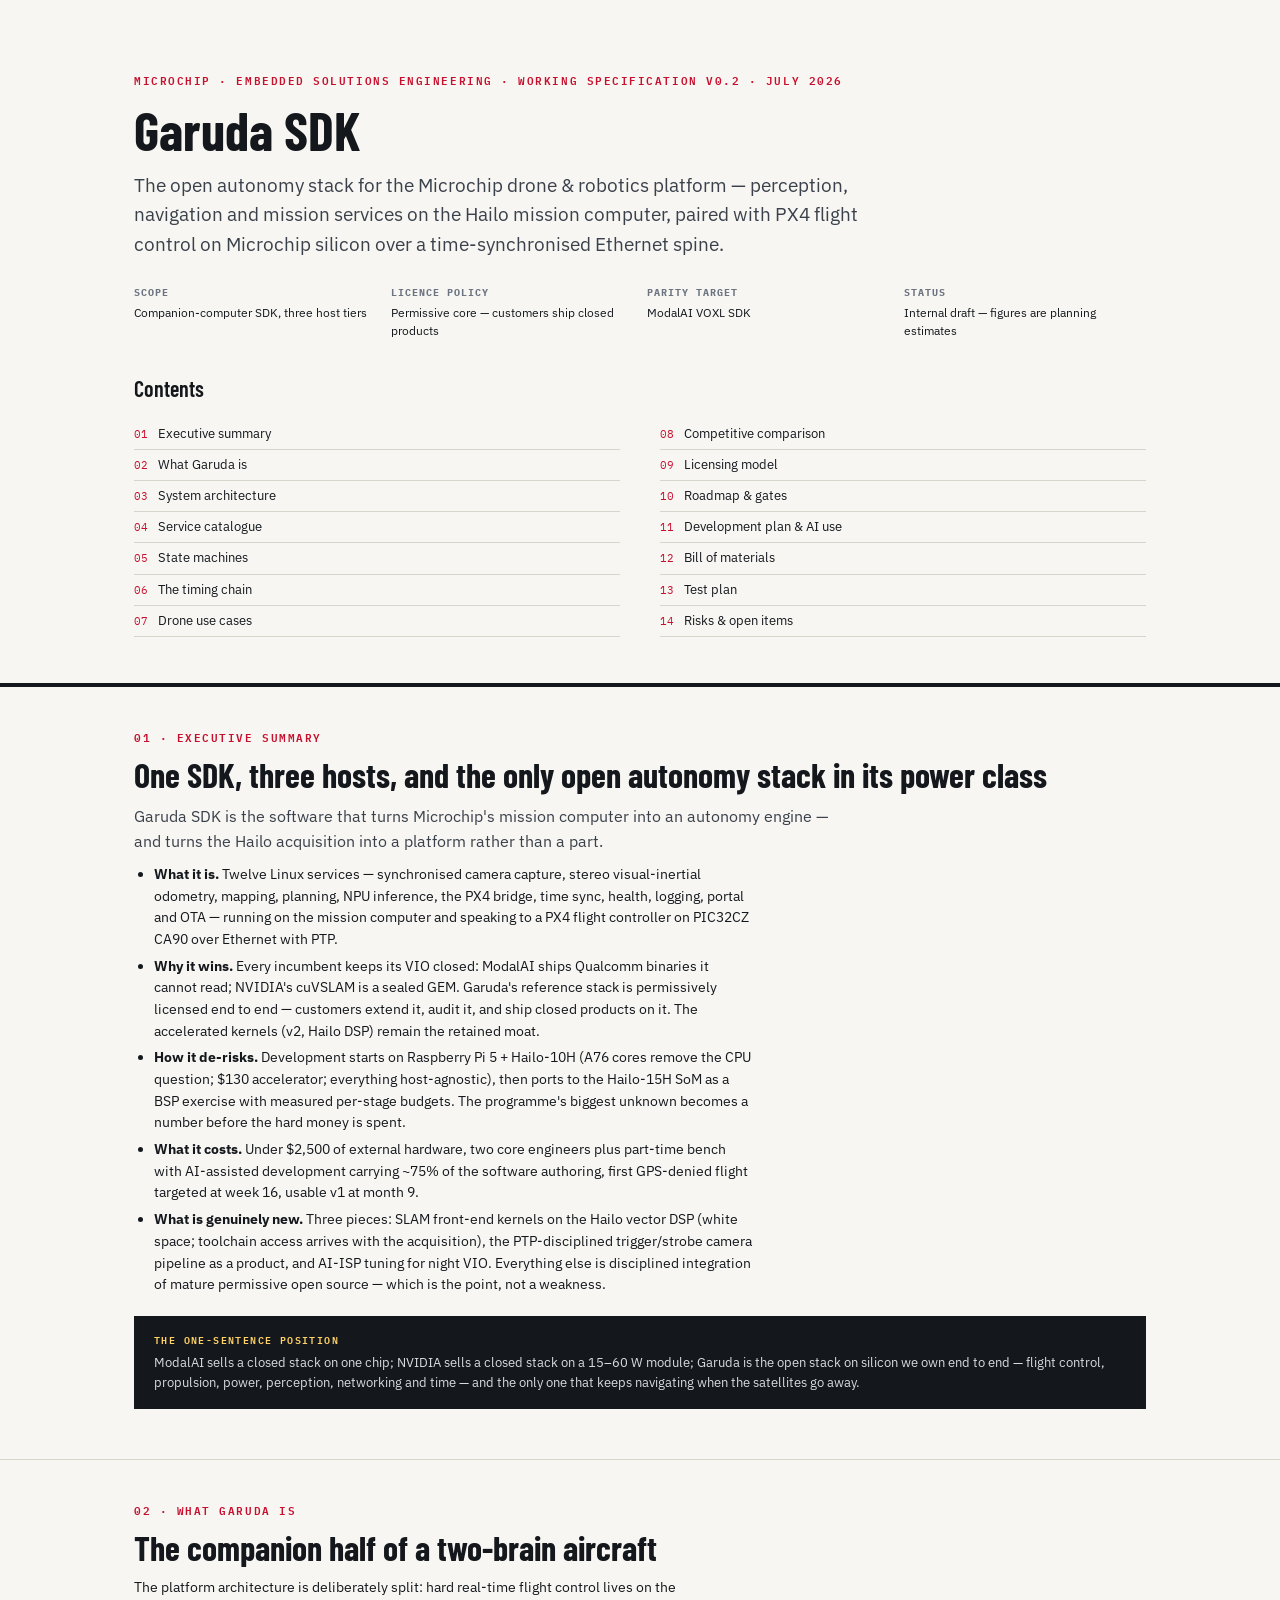
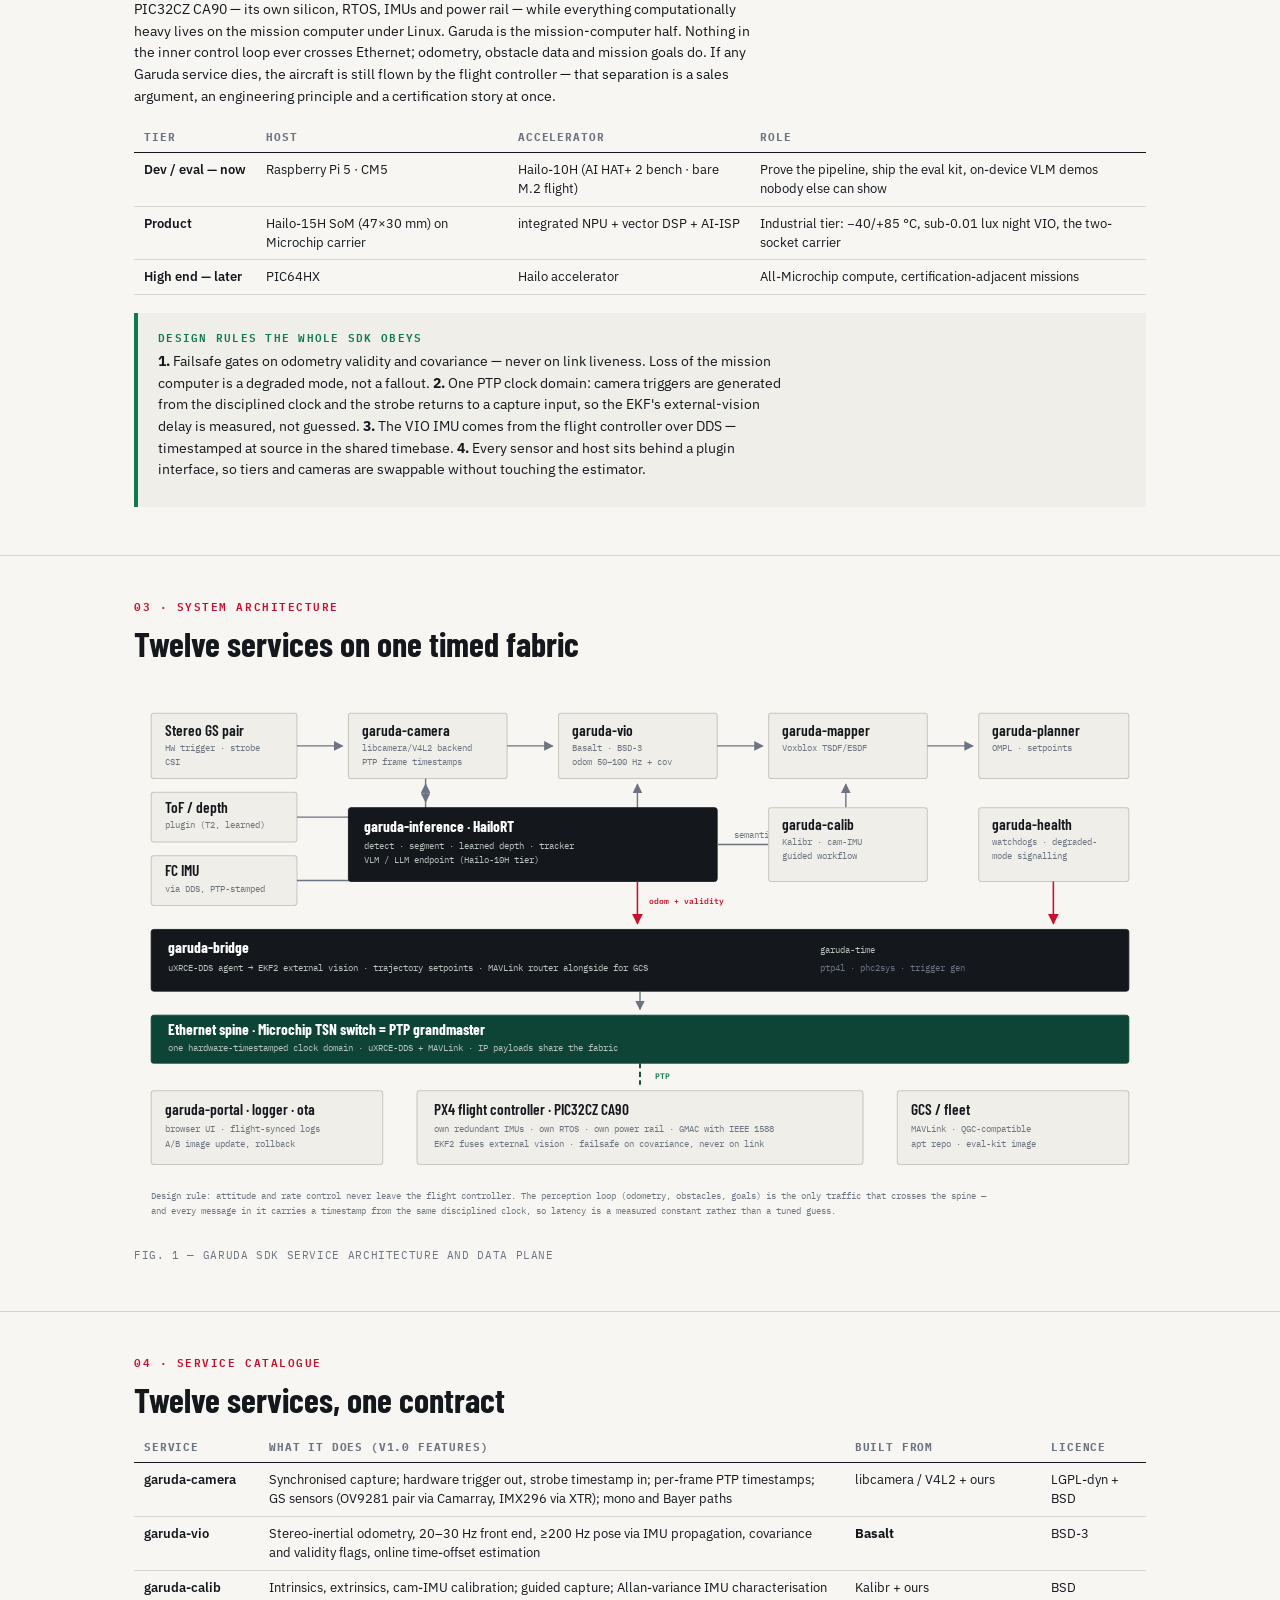
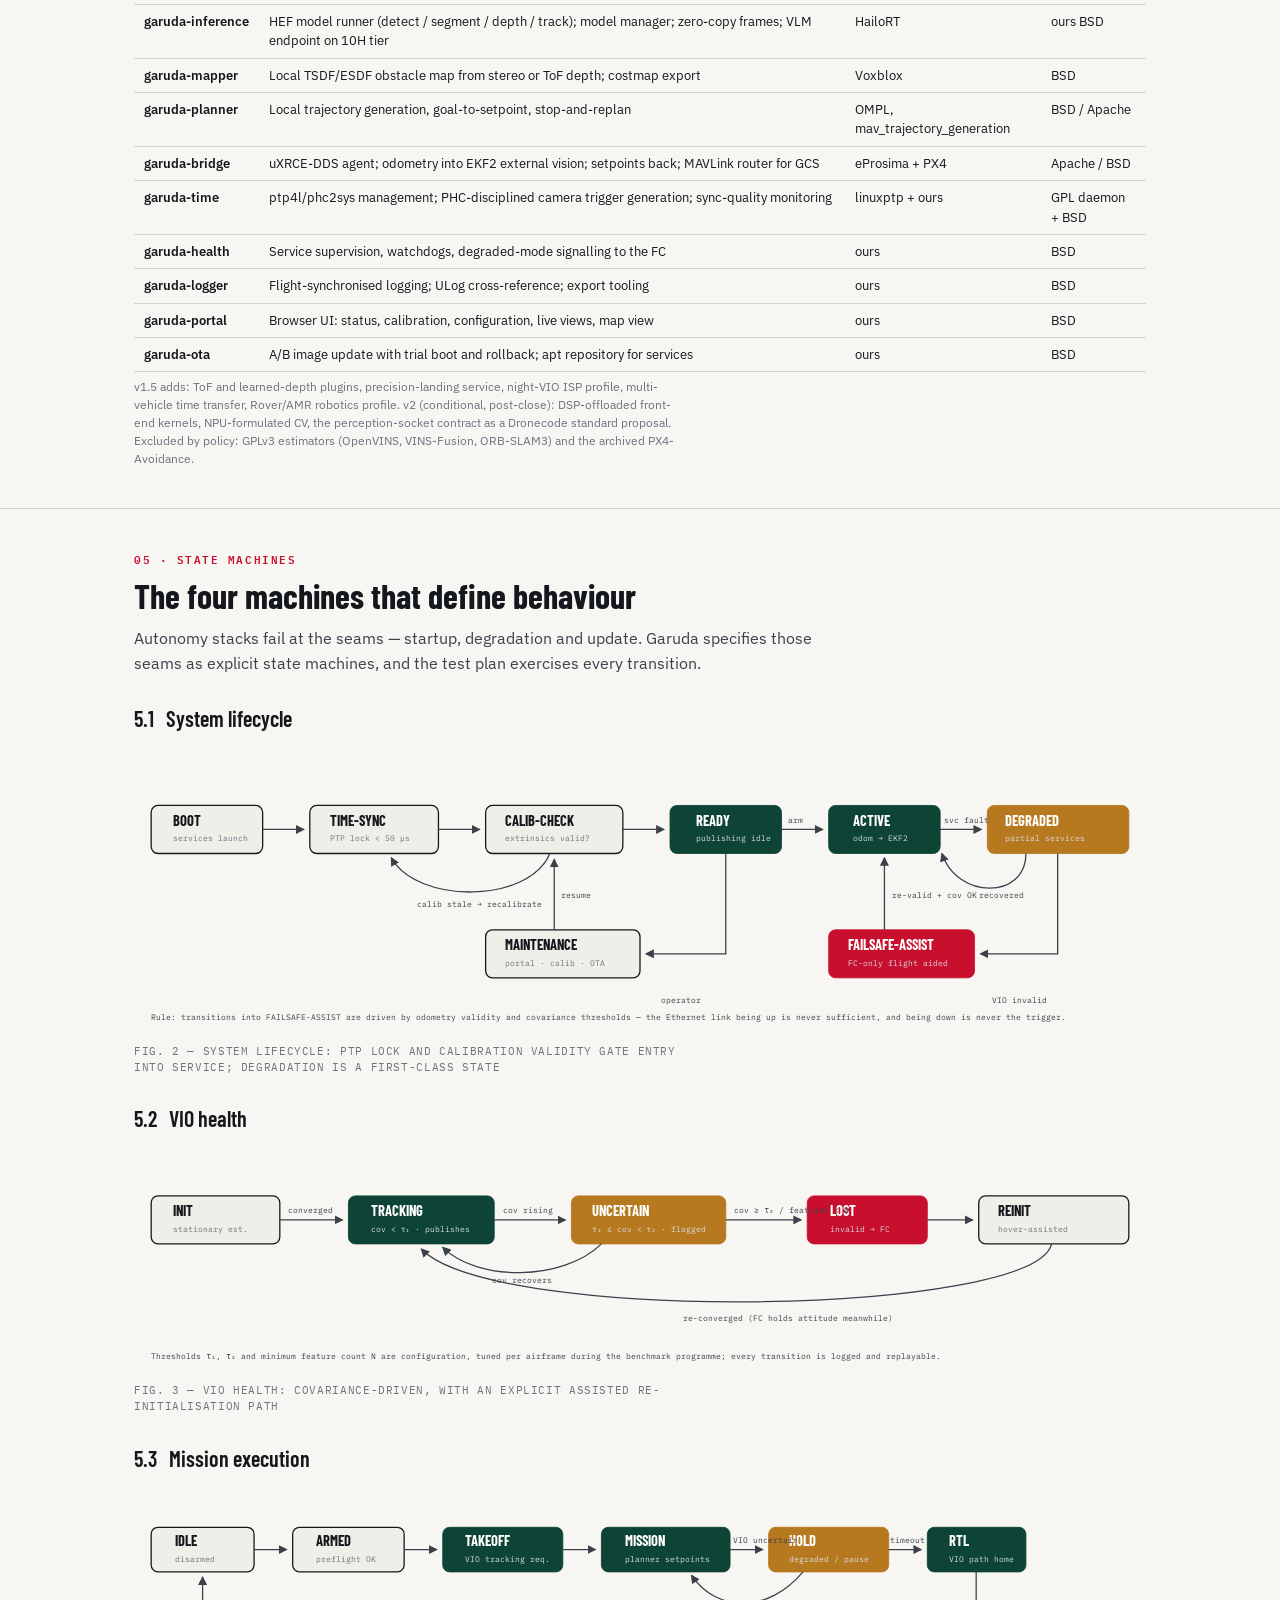
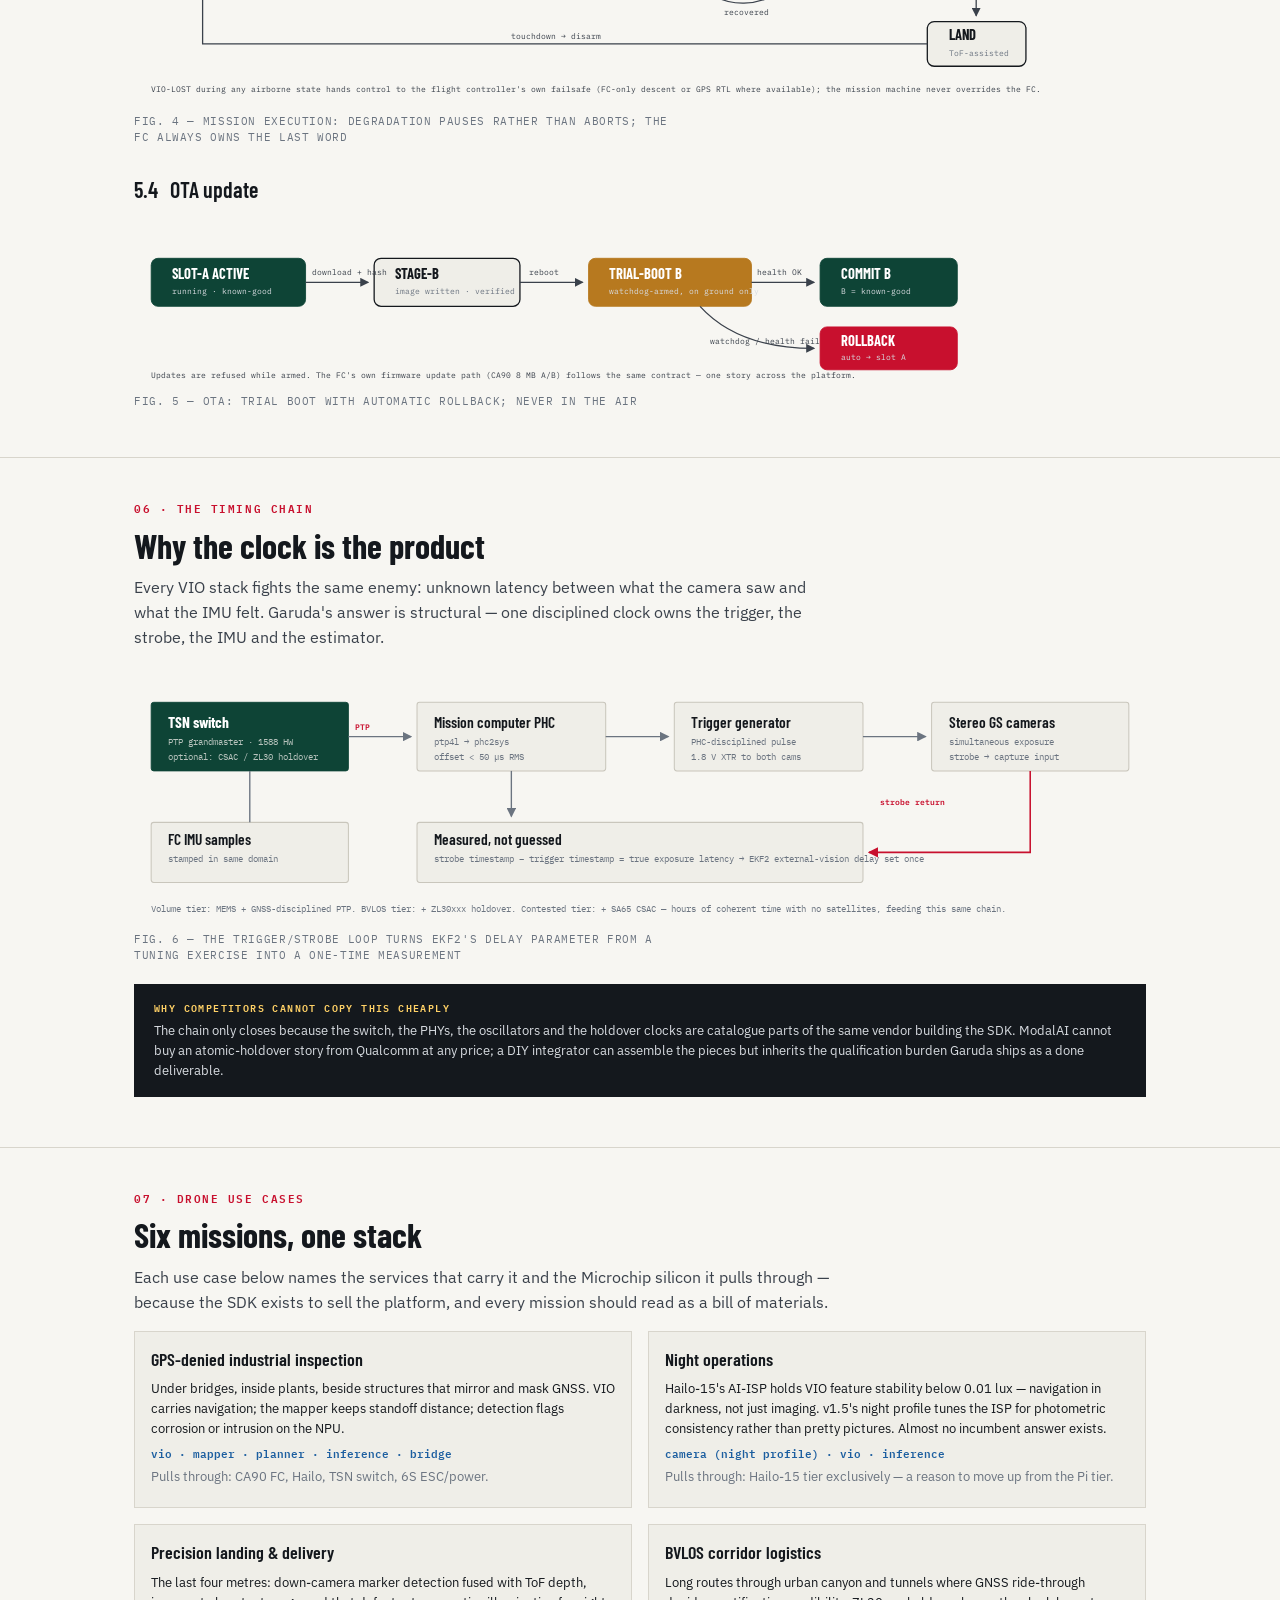
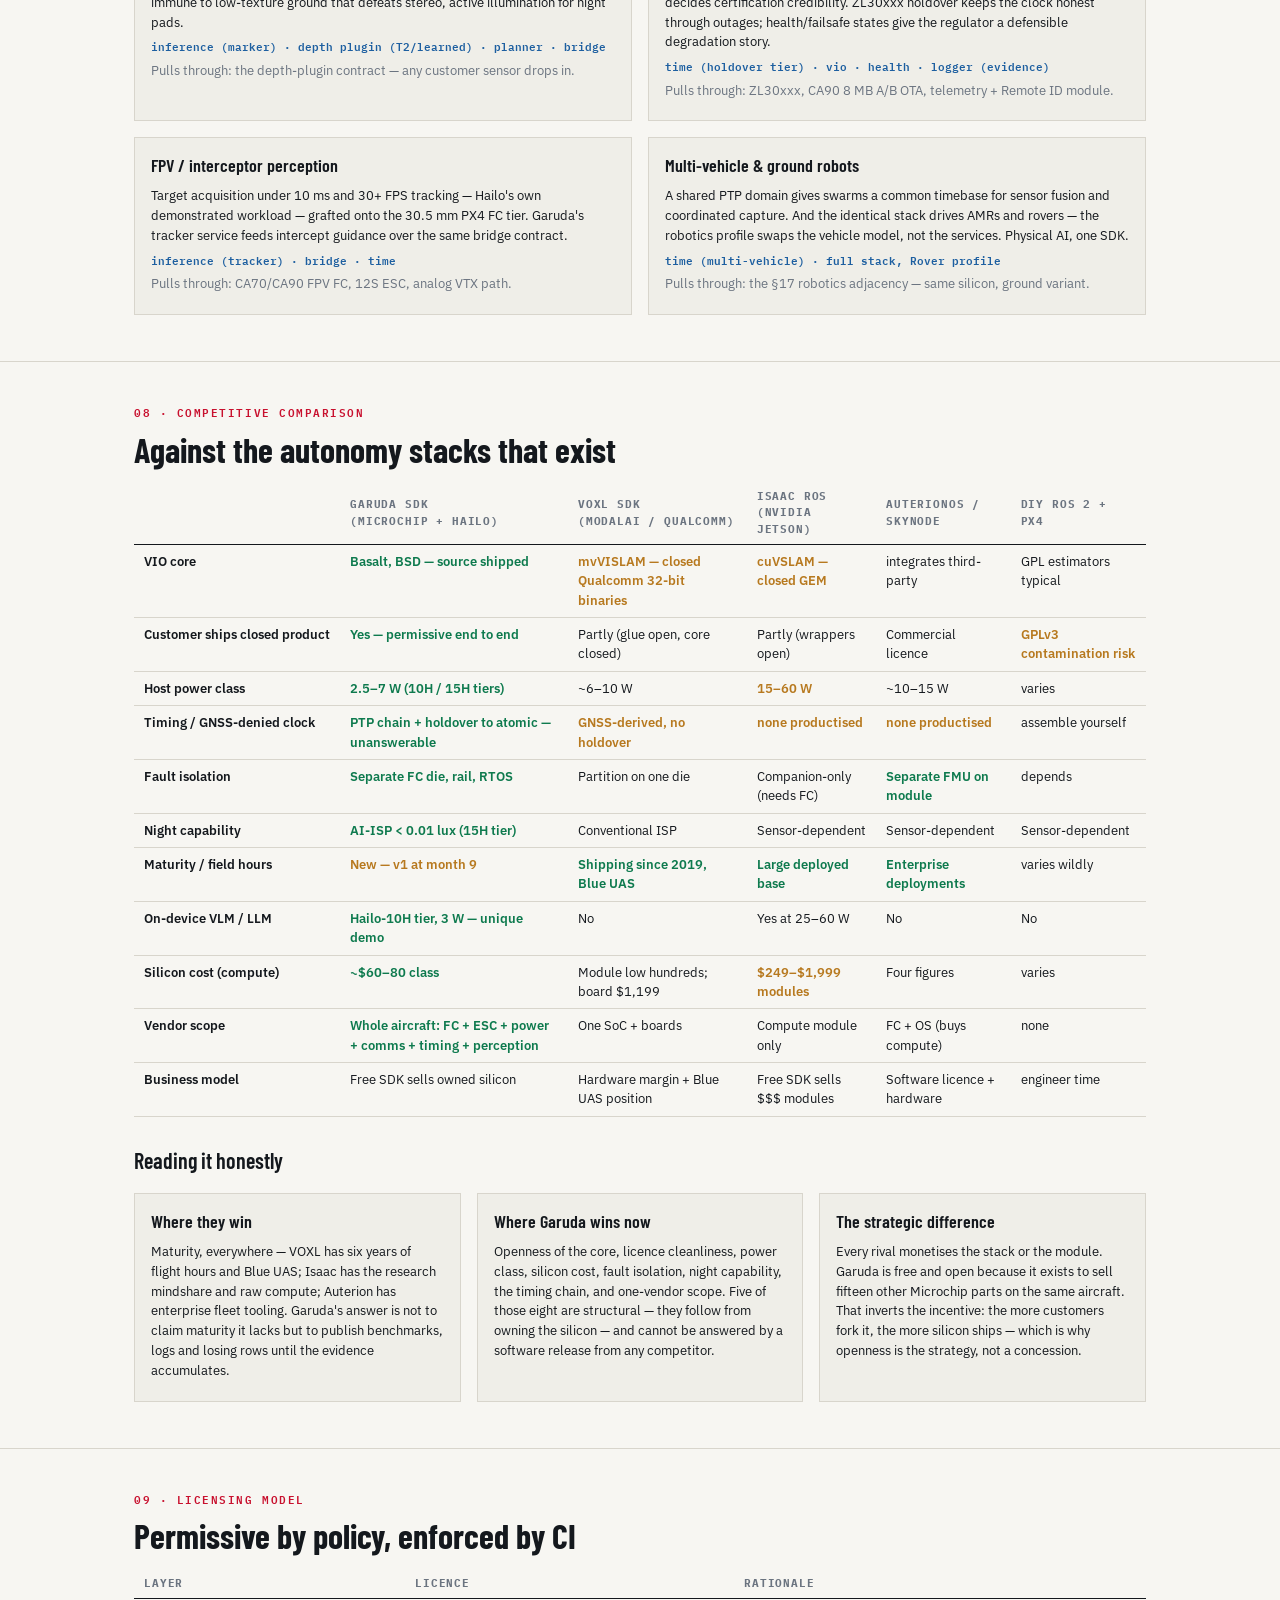
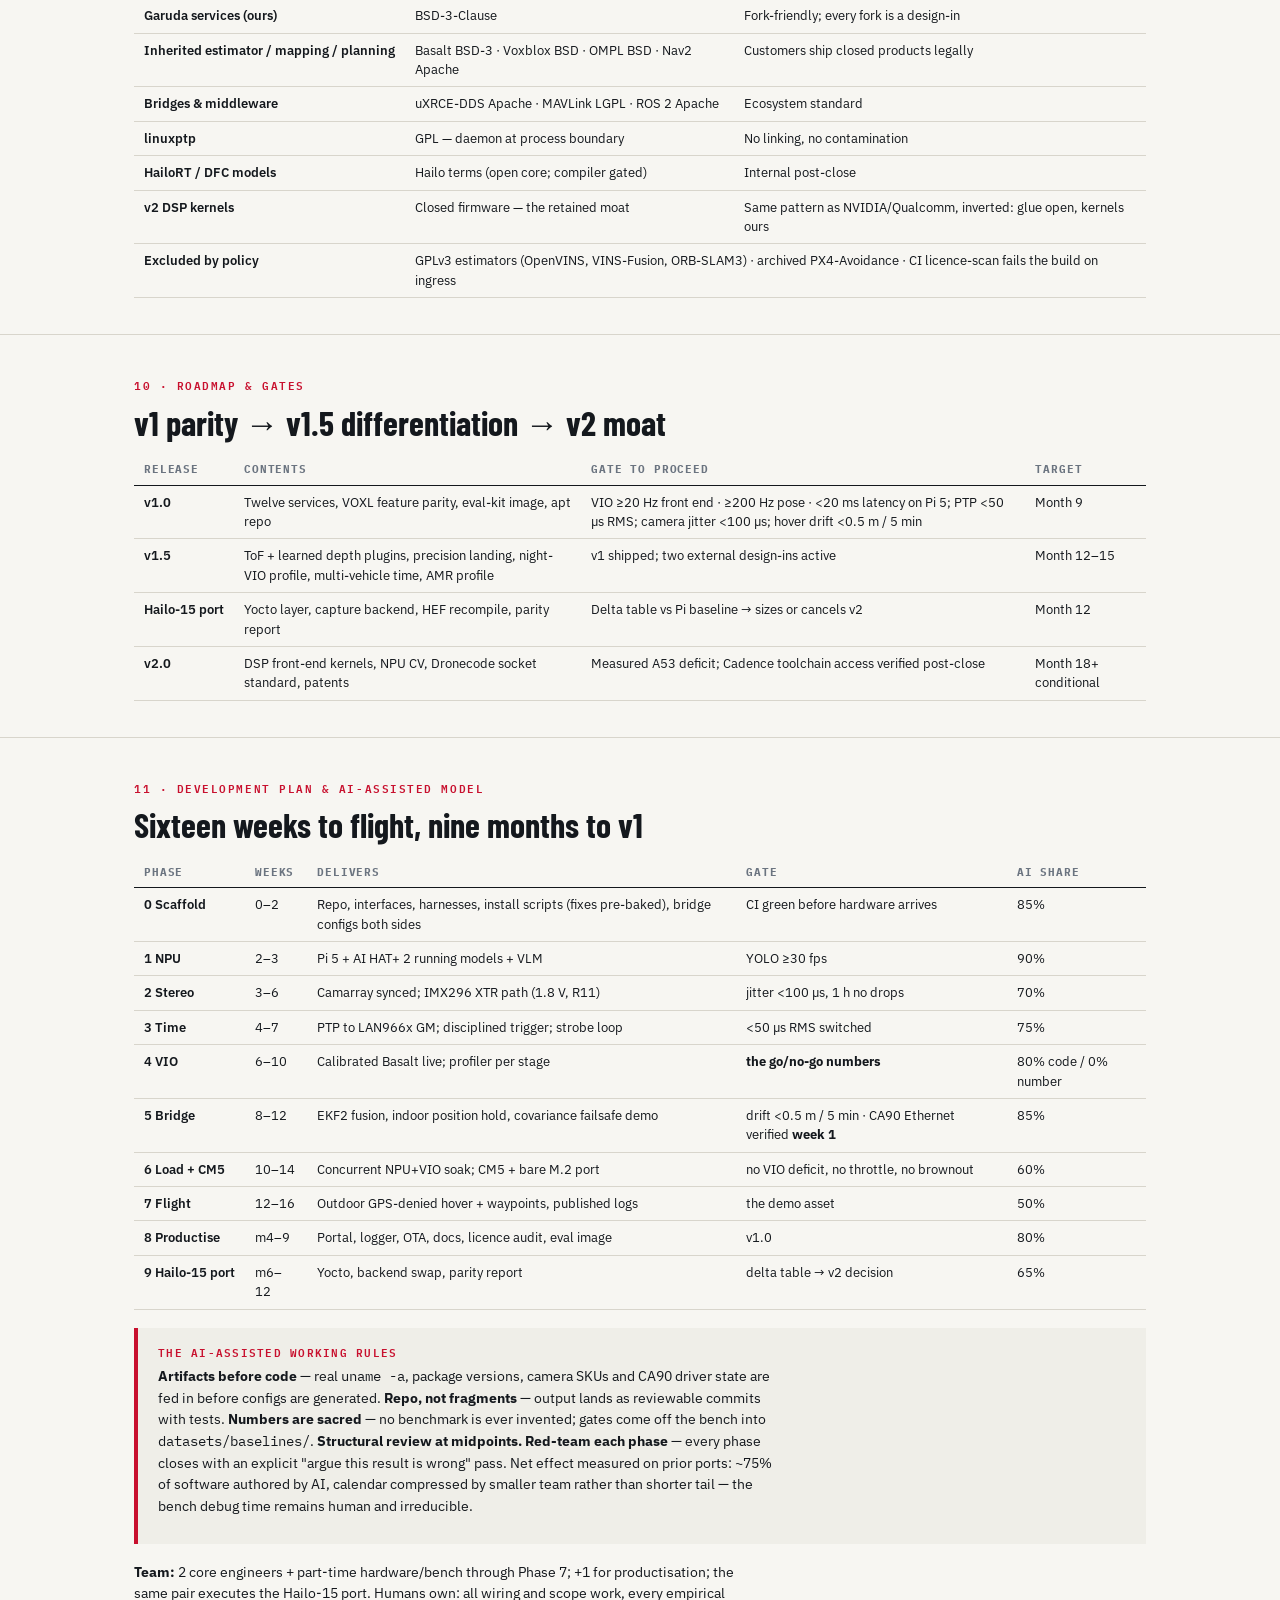
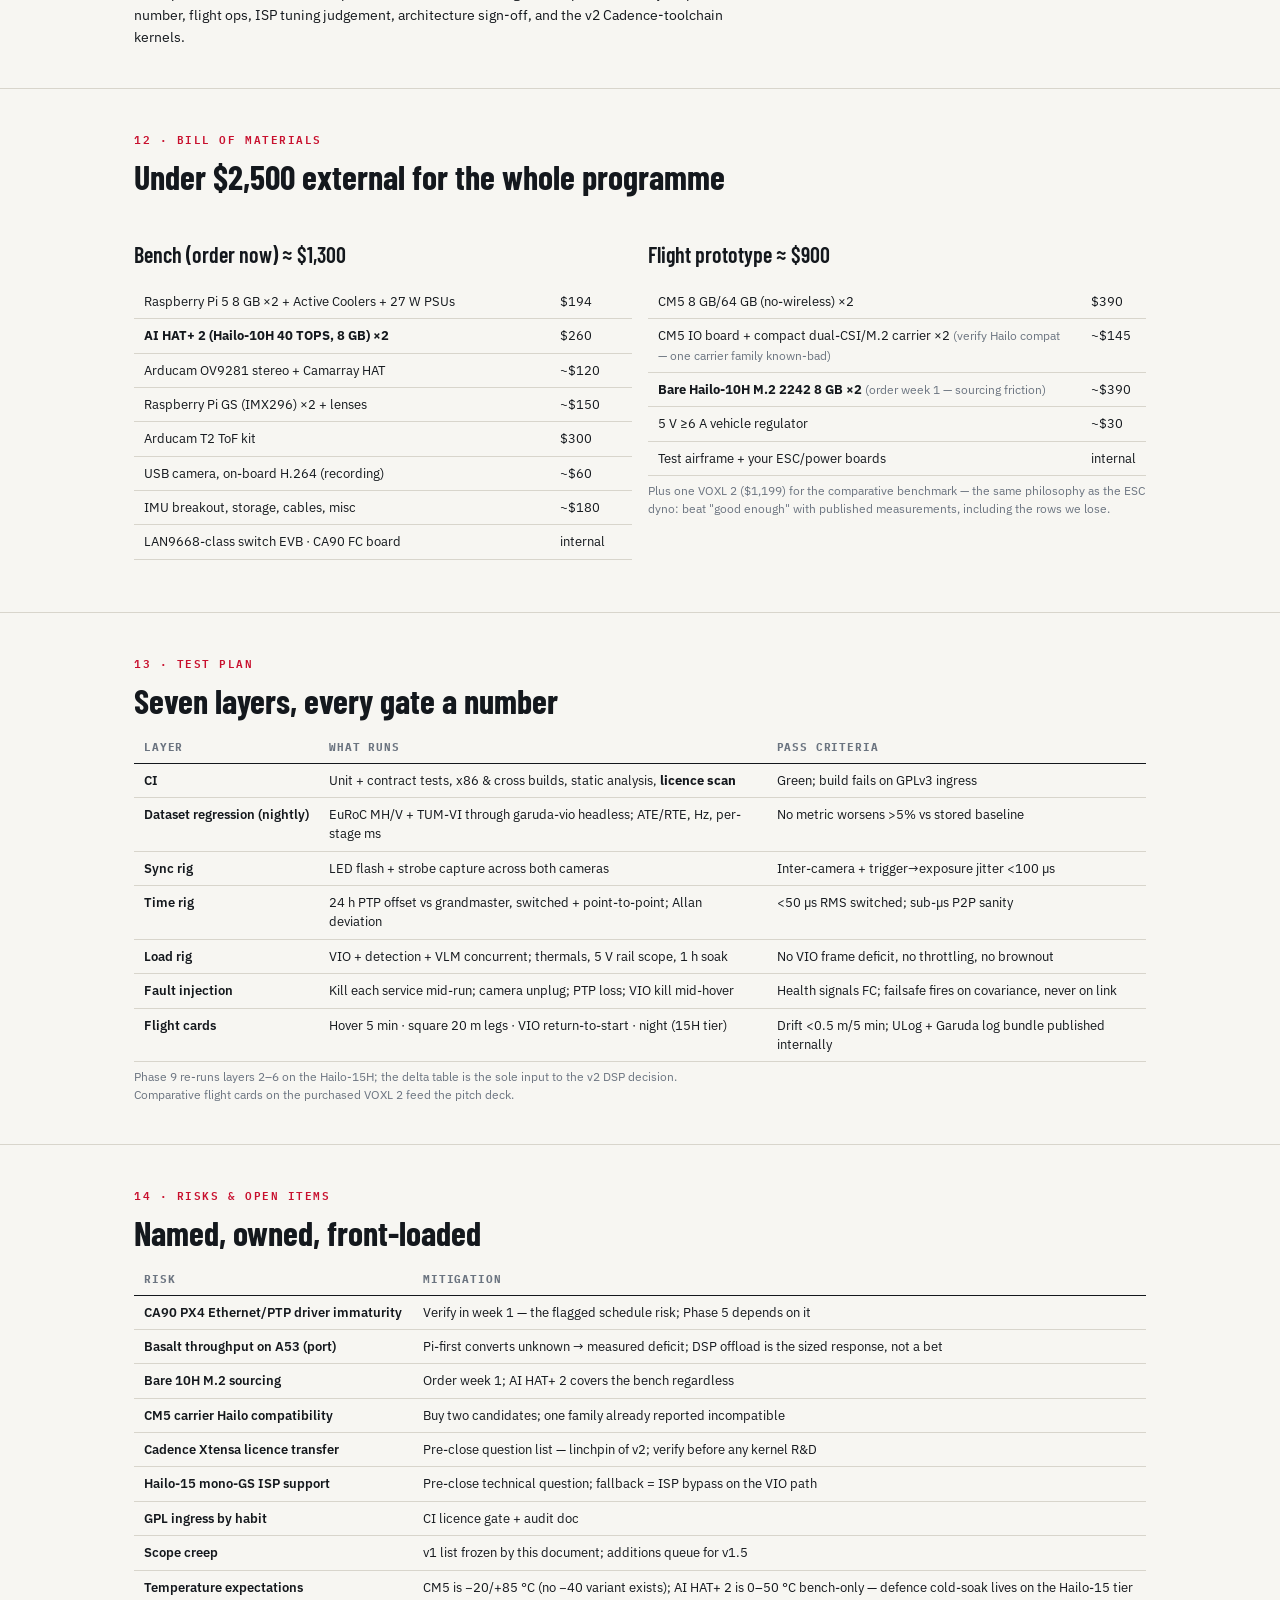
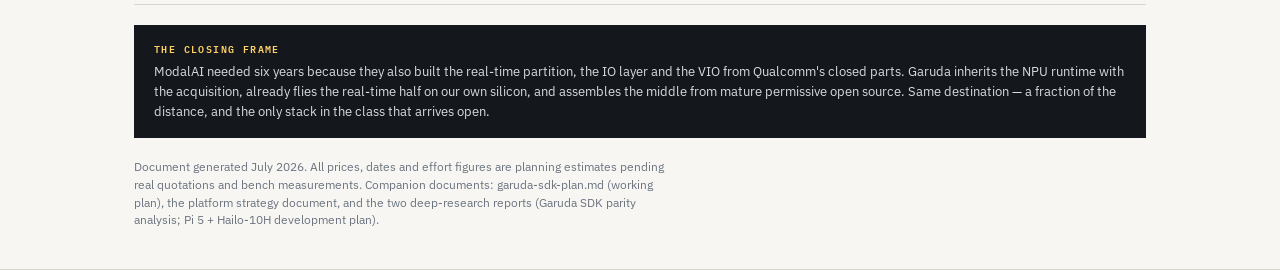
<file: docs/garuda-sdk.html>
<!DOCTYPE html>
<html lang="en">
<head>
<meta charset="utf-8">
<meta name="viewport" content="width=device-width, initial-scale=1">
<title>Garuda SDK — Autonomy Stack for the Microchip Drone &amp; Robotics Platform</title>
<link rel="preconnect" href="https://fonts.googleapis.com">
<link href="https://fonts.googleapis.com/css2?family=Barlow+Condensed:wght@500;600;700&family=IBM+Plex+Sans:wght@400;600&family=IBM+Plex+Mono:wght@400;600&display=swap" rel="stylesheet">
<style>
:root{
  --paper:#F7F6F2; --panel:#EFEEE8; --ink:#14181D; --ink2:#3A414B; --slate:#6B7480;
  --rule:#D8D5CC; --signal:#C8102E; --phos:#0E7A4E; --sky:#1D5FA0; --amber:#B7791F; --pine:#0E4436;
  --hf:'Barlow Condensed','DejaVu Sans Condensed',sans-serif;
  --bf:'IBM Plex Sans','DejaVu Sans',sans-serif;
  --mf:'IBM Plex Mono','DejaVu Sans Mono',monospace;
}
*{box-sizing:border-box}
body{margin:0;background:var(--paper);color:var(--ink);font-family:var(--bf);font-size:14px;line-height:1.55}
.wrap{max-width:1080px;margin:0 auto;padding:0 34px}
section{padding:40px 0 30px;border-bottom:1px solid var(--rule)}
.clause{font-family:var(--mf);font-size:11px;font-weight:600;letter-spacing:.14em;text-transform:uppercase;color:var(--signal)}
h1{font-family:var(--hf);font-weight:700;font-size:54px;line-height:1.02;margin:10px 0 14px;text-transform:none}
h2{font-family:var(--hf);font-weight:700;font-size:34px;line-height:1.05;margin:8px 0 12px}
h3{font-family:var(--hf);font-weight:600;font-size:22px;margin:26px 0 8px}
h4{font-family:var(--bf);font-weight:600;font-size:14.5px;margin:18px 0 6px}
p{margin:0 0 10px;max-width:78ch}
.standfirst{font-size:16px;color:var(--ink2);max-width:70ch}
.tbl{width:100%;border-collapse:collapse;font-size:12.5px;margin:14px 0 6px}
.tbl th{font-family:var(--mf);font-size:10.5px;letter-spacing:.08em;text-transform:uppercase;color:var(--slate);text-align:left;padding:7px 10px;border-bottom:1.6px solid var(--ink)}
.tbl td{padding:7px 10px;border-bottom:1px solid var(--rule);vertical-align:top}
.tbl .rowlab{font-weight:600;white-space:nowrap}
.win{color:var(--phos);font-weight:600}.lose{color:var(--amber);font-weight:600}.hot{color:var(--signal);font-weight:600}
.callout{background:var(--panel);border-left:4px solid var(--signal);padding:16px 20px;margin:18px 0}
.callout .tag{font-family:var(--mf);font-size:10.5px;font-weight:600;letter-spacing:.12em;text-transform:uppercase;color:var(--signal);display:block;margin-bottom:6px}
.callout.green{border-left-color:var(--phos)} .callout.green .tag{color:var(--phos)}
.cols{display:grid;gap:16px;margin:16px 0}
.c2{grid-template-columns:1fr 1fr}.c3{grid-template-columns:1fr 1fr 1fr}
.card{background:var(--panel);border:1px solid var(--rule);padding:14px 16px}
.card h4{margin:0 0 6px;font-family:var(--hf);font-weight:600;font-size:18px}
.card p{font-size:12.8px;margin-bottom:6px}
.card .svc{font-family:var(--mf);font-size:10.5px;color:var(--sky);font-weight:600}
.dg{margin:18px 0}
.dg svg{width:100%;height:auto;display:block}
.fig{font-family:var(--mf);font-size:10.5px;color:var(--slate);letter-spacing:.06em;text-transform:uppercase;margin:6px 0 0}
.kicker-band{background:var(--ink);color:#F4F5F2;padding:16px 20px;margin:20px 0}
.kicker-band .tag{font-family:var(--mf);font-size:10px;font-weight:600;letter-spacing:.14em;color:#FFD166;text-transform:uppercase;display:block;margin-bottom:6px}
.kicker-band p{color:#D8DCE1;font-size:12.8px;margin:0;max-width:none}
.cover{padding:70px 0 46px;border-bottom:4px solid var(--ink)}
.meta{display:grid;grid-template-columns:repeat(4,1fr);gap:14px;margin-top:26px;font-size:12px}
.meta b{display:block;font-family:var(--mf);font-size:10px;letter-spacing:.1em;text-transform:uppercase;color:var(--slate);margin-bottom:3px}
.toc{columns:2;column-gap:40px;margin-top:14px;font-size:13px}
.toc a{display:block;color:var(--ink);text-decoration:none;padding:5px 0;border-bottom:1px solid var(--rule)}
.toc span{font-family:var(--mf);color:var(--signal);font-size:11px;margin-right:10px}
.footnote{font-size:11.5px;color:var(--slate)}
ul{margin:6px 0 12px;padding-left:20px}li{margin-bottom:5px;max-width:75ch}
@media print{
  body{font-size:11.2px}
  section{page-break-before:always;border-bottom:none;padding:8mm 0 0}
  section.flow{page-break-before:auto}
  .cover{page-break-before:avoid}
  h1{font-size:40px}h2{font-size:26px}
  .dg svg{max-height:118mm}
  a{color:var(--ink);text-decoration:none}
  .card{break-inside:avoid;page-break-inside:avoid}
  figure,.fig{break-inside:avoid;page-break-inside:avoid}
  h2,h3{break-after:avoid;page-break-after:avoid}
  .footnote{break-before:avoid}
  @page{size:A4;margin:13mm 13mm 15mm}
}
</style>
</head>
<body>

<!-- ============ COVER ============ -->
<div class="cover"><div class="wrap">
  <span class="clause">Microchip · Embedded Solutions Engineering · Working Specification v0.2 · July 2026</span>
  <h1>Garuda SDK</h1>
  <p class="standfirst" style="font-size:19px">The open autonomy stack for the Microchip drone &amp; robotics platform — perception, navigation and mission services on the Hailo mission computer, paired with PX4 flight control on Microchip silicon over a time-synchronised Ethernet spine.</p>
  <div class="meta">
    <div><b>Scope</b>Companion-computer SDK, three host tiers</div>
    <div><b>Licence policy</b>Permissive core — customers ship closed products</div>
    <div><b>Parity target</b>ModalAI VOXL SDK</div>
    <div><b>Status</b>Internal draft — figures are planning estimates</div>
  </div>
  <h3 style="margin-top:30px">Contents</h3>
  <nav class="toc">
    <a href="#s01"><span>01</span>Executive summary</a>
    <a href="#s02"><span>02</span>What Garuda is</a>
    <a href="#s03"><span>03</span>System architecture</a>
    <a href="#s04"><span>04</span>Service catalogue</a>
    <a href="#s05"><span>05</span>State machines</a>
    <a href="#s06"><span>06</span>The timing chain</a>
    <a href="#s07"><span>07</span>Drone use cases</a>
    <a href="#s08"><span>08</span>Competitive comparison</a>
    <a href="#s09"><span>09</span>Licensing model</a>
    <a href="#s10"><span>10</span>Roadmap &amp; gates</a>
    <a href="#s11"><span>11</span>Development plan &amp; AI use</a>
    <a href="#s12"><span>12</span>Bill of materials</a>
    <a href="#s13"><span>13</span>Test plan</a>
    <a href="#s14"><span>14</span>Risks &amp; open items</a>
  </nav>
</div></div>

<!-- ============ 01 EXEC SUMMARY ============ -->
<section id="s01" class="flow"><div class="wrap">
  <span class="clause">01 · Executive summary</span>
  <h2>One SDK, three hosts, and the only open autonomy stack in its power class</h2>
  <p class="standfirst">Garuda SDK is the software that turns Microchip's mission computer into an autonomy engine — and turns the Hailo acquisition into a platform rather than a part.</p>
  <ul>
    <li><b>What it is.</b> Twelve Linux services — synchronised camera capture, stereo visual-inertial odometry, mapping, planning, NPU inference, the PX4 bridge, time sync, health, logging, portal and OTA — running on the mission computer and speaking to a PX4 flight controller on PIC32CZ CA90 over Ethernet with PTP.</li>
    <li><b>Why it wins.</b> Every incumbent keeps its VIO closed: ModalAI ships Qualcomm binaries it cannot read; NVIDIA's cuVSLAM is a sealed GEM. Garuda's reference stack is permissively licensed end to end — customers extend it, audit it, and ship closed products on it. The accelerated kernels (v2, Hailo DSP) remain the retained moat.</li>
    <li><b>How it de-risks.</b> Development starts on Raspberry Pi 5 + Hailo-10H (A76 cores remove the CPU question; $130 accelerator; everything host-agnostic), then ports to the Hailo-15H SoM as a BSP exercise with measured per-stage budgets. The programme's biggest unknown becomes a number before the hard money is spent.</li>
    <li><b>What it costs.</b> Under $2,500 of external hardware, two core engineers plus part-time bench with AI-assisted development carrying ~75% of the software authoring, first GPS-denied flight targeted at week 16, usable v1 at month 9.</li>
    <li><b>What is genuinely new.</b> Three pieces: SLAM front-end kernels on the Hailo vector DSP (white space; toolchain access arrives with the acquisition), the PTP-disciplined trigger/strobe camera pipeline as a product, and AI-ISP tuning for night VIO. Everything else is disciplined integration of mature permissive open source — which is the point, not a weakness.</li>
  </ul>
  <div class="kicker-band"><span class="tag">The one-sentence position</span>
  <p>ModalAI sells a closed stack on one chip; NVIDIA sells a closed stack on a 15–60&nbsp;W module; Garuda is the open stack on silicon we own end to end — flight control, propulsion, power, perception, networking and time — and the only one that keeps navigating when the satellites go away.</p></div>
</div></section>

<!-- ============ 02 WHAT IT IS ============ -->
<section id="s02"><div class="wrap">
  <span class="clause">02 · What Garuda is</span>
  <h2>The companion half of a two-brain aircraft</h2>
  <p>The platform architecture is deliberately split: hard real-time flight control lives on the PIC32CZ&nbsp;CA90 — its own silicon, RTOS, IMUs and power rail — while everything computationally heavy lives on the mission computer under Linux. Garuda is the mission-computer half. Nothing in the inner control loop ever crosses Ethernet; odometry, obstacle data and mission goals do. If any Garuda service dies, the aircraft is still flown by the flight controller — that separation is a sales argument, an engineering principle and a certification story at once.</p>
  <table class="tbl">
    <thead><tr><th>Tier</th><th>Host</th><th>Accelerator</th><th>Role</th></tr></thead>
    <tbody>
      <tr><td class="rowlab">Dev / eval — now</td><td>Raspberry Pi 5 · CM5</td><td>Hailo-10H (AI HAT+ 2 bench · bare M.2 flight)</td><td>Prove the pipeline, ship the eval kit, on-device VLM demos nobody else can show</td></tr>
      <tr><td class="rowlab">Product</td><td>Hailo-15H SoM (47×30 mm) on Microchip carrier</td><td>integrated NPU + vector DSP + AI-ISP</td><td>Industrial tier: −40/+85 °C, sub-0.01 lux night VIO, the two-socket carrier</td></tr>
      <tr><td class="rowlab">High end — later</td><td>PIC64HX</td><td>Hailo accelerator</td><td>All-Microchip compute, certification-adjacent missions</td></tr>
    </tbody>
  </table>
  <div class="callout green"><span class="tag">Design rules the whole SDK obeys</span>
    <p><b>1.</b> Failsafe gates on odometry validity and covariance — never on link liveness. Loss of the mission computer is a degraded mode, not a fallout. <b>2.</b> One PTP clock domain: camera triggers are generated from the disciplined clock and the strobe returns to a capture input, so the EKF's external-vision delay is measured, not guessed. <b>3.</b> The VIO IMU comes from the flight controller over DDS — timestamped at source in the shared timebase. <b>4.</b> Every sensor and host sits behind a plugin interface, so tiers and cameras are swappable without touching the estimator.</p>
  </div>
</div></section>

<!-- ============ 03 ARCHITECTURE ============ -->
<section id="s03"><div class="wrap">
  <span class="clause">03 · System architecture</span>
  <h2>Twelve services on one timed fabric</h2>
  <div class="dg">
  <svg viewBox="0 0 1180 655" xmlns="http://www.w3.org/2000/svg" role="img" aria-label="Garuda SDK architecture">
    <defs><style>
      .bx{fill:#EFEEE8;stroke:#C9C6BC;stroke-width:1.2}
      .bxd{fill:#14181D;stroke:#14181D}
      .bxg{fill:#0E4436;stroke:#0E4436}
      .nm{font-family:'Barlow Condensed','DejaVu Sans Condensed',sans-serif;font-size:18px;font-weight:600;fill:#14181D}
      .nmw{font-family:'Barlow Condensed','DejaVu Sans Condensed',sans-serif;font-size:18px;font-weight:700;fill:#fff}
      .pt{font-family:'IBM Plex Mono','DejaVu Sans Mono',monospace;font-size:10px;fill:#6B7480}
      .ptw{font-family:'IBM Plex Mono','DejaVu Sans Mono',monospace;font-size:10px;fill:#B9C4BE}
      .lk{font-family:'IBM Plex Mono','DejaVu Sans Mono',monospace;font-size:9.5px;fill:#C8102E;font-weight:600}
      .w{stroke:#6B7480;stroke-width:1.6;fill:none}
      .wr{stroke:#C8102E;stroke-width:1.8;fill:none}
      .wg{stroke:#0E4436;stroke-width:2.2;fill:none;stroke-dasharray:6 4}
      .st{font-family:'IBM Plex Mono','DejaVu Sans Mono',monospace;font-size:9px;fill:#0E7A4E;font-weight:600}
    </style>
    <marker id="ar" viewBox="0 0 8 8" refX="7" refY="4" markerWidth="7" markerHeight="7" orient="auto"><path d="M0 0 L8 4 L0 8 z" fill="#6B7480"/></marker>
    <marker id="arr" viewBox="0 0 8 8" refX="7" refY="4" markerWidth="7" markerHeight="7" orient="auto"><path d="M0 0 L8 4 L0 8 z" fill="#C8102E"/></marker>
    </defs>

    <!-- sensors column -->
    <rect class="bx" x="20" y="40" width="170" height="76" rx="3"/>
    <text class="nm" x="36" y="66">Stereo GS pair</text>
    <text class="pt" x="36" y="84">HW trigger · strobe</text>
    <text class="pt" x="36" y="100">CSI</text>
    <rect class="bx" x="20" y="132" width="170" height="58" rx="3"/>
    <text class="nm" x="36" y="156">ToF / depth</text>
    <text class="pt" x="36" y="174">plugin (T2, learned)</text>
    <rect class="bx" x="20" y="206" width="170" height="58" rx="3"/>
    <text class="nm" x="36" y="230">FC IMU</text>
    <text class="pt" x="36" y="248">via DDS, PTP-stamped</text>

    <!-- perception pipeline -->
    <rect class="bx" x="250" y="40" width="185" height="76" rx="3"/>
    <text class="nm" x="266" y="66">garuda-camera</text>
    <text class="pt" x="266" y="84">libcamera/V4L2 backend</text>
    <text class="pt" x="266" y="100">PTP frame timestamps</text>
    <rect class="bx" x="495" y="40" width="185" height="76" rx="3"/>
    <text class="nm" x="511" y="66">garuda-vio</text>
    <text class="pt" x="511" y="84">Basalt · BSD-3</text>
    <text class="pt" x="511" y="100">odom 50–100 Hz + cov</text>
    <rect class="bx" x="740" y="40" width="185" height="76" rx="3"/>
    <text class="nm" x="756" y="66">garuda-mapper</text>
    <text class="pt" x="756" y="84">Voxblox TSDF/ESDF</text>
    <rect class="bx" x="985" y="40" width="175" height="76" rx="3"/>
    <text class="nm" x="1001" y="66">garuda-planner</text>
    <text class="pt" x="1001" y="84">OMPL · setpoints</text>

    <path class="w" d="M190 78 H243" marker-end="url(#ar)"/>
    <path class="w" d="M435 78 H488" marker-end="url(#ar)"/>
    <path class="w" d="M680 78 H733" marker-end="url(#ar)"/>
    <path class="w" d="M925 78 H978" marker-end="url(#ar)"/>
    <path class="w" d="M190 161 H340 V123" marker-end="url(#ar)"/>
    <path class="w" d="M190 235 H587 V123" marker-end="url(#ar)"/>

    <!-- inference -->
    <rect class="bxd" x="250" y="150" width="430" height="86" rx="3"/>
    <text class="nmw" x="268" y="178">garuda-inference · HailoRT</text>
    <text class="ptw" x="268" y="198">detect · segment · learned depth · tracker</text>
    <text class="ptw" x="268" y="215">VLM / LLM endpoint (Hailo-10H tier)</text>
    <path class="w" d="M340 116 V143" marker-end="url(#ar)"/>
    <path class="w" d="M680 193 H830 V123" marker-end="url(#ar)"/>
    <text class="pt" x="700" y="186">semantics → map</text>

    <!-- support row -->
    <rect class="bx" x="740" y="150" width="185" height="86" rx="3"/>
    <text class="nm" x="756" y="176">garuda-calib</text>
    <text class="pt" x="756" y="194">Kalibr · cam-IMU</text>
    <text class="pt" x="756" y="210">guided workflow</text>
    <rect class="bx" x="985" y="150" width="175" height="86" rx="3"/>
    <text class="nm" x="1001" y="176">garuda-health</text>
    <text class="pt" x="1001" y="194">watchdogs · degraded-</text>
    <text class="pt" x="1001" y="210">mode signalling</text>

    <!-- bridge band -->
    <rect class="bxd" x="20" y="292" width="1140" height="72" rx="3"/>
    <text class="nmw" x="40" y="320">garuda-bridge</text>
    <text class="ptw" x="40" y="340">uXRCE-DDS agent → EKF2 external vision · trajectory setpoints · MAVLink router alongside for GCS</text>
    <text class="ptw" x="800" y="320">garuda-time</text>
    <text class="pt" x="800" y="340" fill="#B9C4BE">ptp4l · phc2sys · trigger gen</text>
    <path class="wr" d="M587 236 V285" marker-end="url(#arr)"/>
    <path class="wr" d="M1072 236 V285" marker-end="url(#arr)"/>
    <text class="lk" x="600" y="262">odom + validity</text>

    <!-- ethernet spine -->
    <rect class="bxg" x="20" y="392" width="1140" height="56" rx="3"/>
    <text class="nmw" x="40" y="415">Ethernet spine · Microchip TSN switch = PTP grandmaster</text>
    <text class="ptw" x="40" y="434">one hardware-timestamped clock domain · uXRCE-DDS + MAVLink · IP payloads share the fabric</text>
    <path class="w" d="M590 364 V385" marker-end="url(#ar)"/>

    <!-- FC -->
    <rect class="bx" x="330" y="480" width="520" height="86" rx="3"/>
    <text class="nm" x="350" y="508">PX4 flight controller · PIC32CZ CA90</text>
    <text class="pt" x="350" y="528">own redundant IMUs · own RTOS · own power rail · GMAC with IEEE 1588</text>
    <text class="pt" x="350" y="546">EKF2 fuses external vision · failsafe on covariance, never on link</text>
    <path class="wg" d="M590 448 V473"/>
    <text class="st" x="608" y="466">PTP</text>

    <!-- ops row -->
    <rect class="bx" x="20" y="480" width="270" height="86" rx="3"/>
    <text class="nm" x="36" y="508">garuda-portal · logger · ota</text>
    <text class="pt" x="36" y="528">browser UI · flight-synced logs</text>
    <text class="pt" x="36" y="546">A/B image update, rollback</text>
    <rect class="bx" x="890" y="480" width="270" height="86" rx="3"/>
    <text class="nm" x="906" y="508">GCS / fleet</text>
    <text class="pt" x="906" y="528">MAVLink · QGC-compatible</text>
    <text class="pt" x="906" y="546">apt repo · eval-kit image</text>

    <text class="pt" x="20" y="606">Design rule: attitude and rate control never leave the flight controller. The perception loop (odometry, obstacles, goals) is the only traffic that crosses the spine —</text>
    <text class="pt" x="20" y="624">and every message in it carries a timestamp from the same disciplined clock, so latency is a measured constant rather than a tuned guess.</text>
  </svg>
  <p class="fig">Fig. 1 — Garuda SDK service architecture and data plane</p>
  </div>
</div></section>

<!-- ============ 04 SERVICES ============ -->
<section id="s04"><div class="wrap">
  <span class="clause">04 · Service catalogue</span>
  <h2>Twelve services, one contract</h2>
  <table class="tbl">
    <thead><tr><th>Service</th><th>What it does (v1.0 features)</th><th>Built from</th><th>Licence</th></tr></thead>
    <tbody>
      <tr><td class="rowlab">garuda-camera</td><td>Synchronised capture; hardware trigger out, strobe timestamp in; per-frame PTP timestamps; GS sensors (OV9281 pair via Camarray, IMX296 via XTR); mono and Bayer paths</td><td>libcamera / V4L2 + ours</td><td>LGPL-dyn + BSD</td></tr>
      <tr><td class="rowlab">garuda-vio</td><td>Stereo-inertial odometry, 20–30 Hz front end, ≥200 Hz pose via IMU propagation, covariance and validity flags, online time-offset estimation</td><td><b>Basalt</b></td><td>BSD-3</td></tr>
      <tr><td class="rowlab">garuda-calib</td><td>Intrinsics, extrinsics, cam-IMU calibration; guided capture; Allan-variance IMU characterisation</td><td>Kalibr + ours</td><td>BSD</td></tr>
      <tr><td class="rowlab">garuda-inference</td><td>HEF model runner (detect / segment / depth / track); model manager; zero-copy frames; VLM endpoint on 10H tier</td><td>HailoRT</td><td>ours BSD</td></tr>
      <tr><td class="rowlab">garuda-mapper</td><td>Local TSDF/ESDF obstacle map from stereo or ToF depth; costmap export</td><td>Voxblox</td><td>BSD</td></tr>
      <tr><td class="rowlab">garuda-planner</td><td>Local trajectory generation, goal-to-setpoint, stop-and-replan</td><td>OMPL, mav_trajectory_generation</td><td>BSD / Apache</td></tr>
      <tr><td class="rowlab">garuda-bridge</td><td>uXRCE-DDS agent; odometry into EKF2 external vision; setpoints back; MAVLink router for GCS</td><td>eProsima + PX4</td><td>Apache / BSD</td></tr>
      <tr><td class="rowlab">garuda-time</td><td>ptp4l/phc2sys management; PHC-disciplined camera trigger generation; sync-quality monitoring</td><td>linuxptp + ours</td><td>GPL daemon + BSD</td></tr>
      <tr><td class="rowlab">garuda-health</td><td>Service supervision, watchdogs, degraded-mode signalling to the FC</td><td>ours</td><td>BSD</td></tr>
      <tr><td class="rowlab">garuda-logger</td><td>Flight-synchronised logging; ULog cross-reference; export tooling</td><td>ours</td><td>BSD</td></tr>
      <tr><td class="rowlab">garuda-portal</td><td>Browser UI: status, calibration, configuration, live views, map view</td><td>ours</td><td>BSD</td></tr>
      <tr><td class="rowlab">garuda-ota</td><td>A/B image update with trial boot and rollback; apt repository for services</td><td>ours</td><td>BSD</td></tr>
    </tbody>
  </table>
  <p class="footnote">v1.5 adds: ToF and learned-depth plugins, precision-landing service, night-VIO ISP profile, multi-vehicle time transfer, Rover/AMR robotics profile. v2 (conditional, post-close): DSP-offloaded front-end kernels, NPU-formulated CV, the perception-socket contract as a Dronecode standard proposal. Excluded by policy: GPLv3 estimators (OpenVINS, VINS-Fusion, ORB-SLAM3) and the archived PX4-Avoidance.</p>
</div></section>

<!-- ============ 05 STATE MACHINES ============ -->
<section id="s05"><div class="wrap">
  <span class="clause">05 · State machines</span>
  <h2>The four machines that define behaviour</h2>
  <p class="standfirst">Autonomy stacks fail at the seams — startup, degradation and update. Garuda specifies those seams as explicit state machines, and the test plan exercises every transition.</p>

  <h3>5.1 &nbsp; System lifecycle</h3>
  <div class="dg">
  <svg viewBox="0 0 1180 330" xmlns="http://www.w3.org/2000/svg" role="img" aria-label="System lifecycle state machine">
    <defs><style>
      .stx{fill:#EFEEE8;stroke:#14181D;stroke-width:1.5}
      .stg{fill:#0E4436;stroke:#0E4436}
      .sta{fill:#B7791F;stroke:#B7791F}
      .str{fill:#C8102E;stroke:#C8102E}
      .sn{font-family:'Barlow Condensed','DejaVu Sans Condensed',sans-serif;font-size:17px;font-weight:700;fill:#14181D}
      .snw{font-family:'Barlow Condensed','DejaVu Sans Condensed',sans-serif;font-size:17px;font-weight:700;fill:#fff}
      .ss{font-family:'IBM Plex Mono','DejaVu Sans Mono',monospace;font-size:9px;fill:#6B7480}
      .ssw{font-family:'IBM Plex Mono','DejaVu Sans Mono',monospace;font-size:9px;fill:#D8DCE1}
      .el{font-family:'IBM Plex Mono','DejaVu Sans Mono',monospace;font-size:9.5px;fill:#3A414B}
      .w2{stroke:#3A414B;stroke-width:1.5;fill:none}
    </style>
    <marker id="a2" viewBox="0 0 8 8" refX="7" refY="4" markerWidth="7" markerHeight="7" orient="auto"><path d="M0 0 L8 4 L0 8 z" fill="#3A414B"/></marker>
    </defs>
    <rect class="stx" x="20" y="60" width="130" height="56" rx="8"/><text class="sn" x="45" y="84">BOOT</text><text class="ss" x="45" y="102">services launch</text>
    <rect class="stx" x="205" y="60" width="150" height="56" rx="8"/><text class="sn" x="228" y="84">TIME-SYNC</text><text class="ss" x="228" y="102">PTP lock &lt; 50 µs</text>
    <rect class="stx" x="410" y="60" width="160" height="56" rx="8"/><text class="sn" x="433" y="84">CALIB-CHECK</text><text class="ss" x="433" y="102">extrinsics valid?</text>
    <rect class="stg" x="625" y="60" width="130" height="56" rx="8"/><text class="snw" x="655" y="84">READY</text><text class="ssw" x="655" y="102">publishing idle</text>
    <rect class="stg" x="810" y="60" width="130" height="56" rx="8"/><text class="snw" x="838" y="84">ACTIVE</text><text class="ssw" x="838" y="102">odom → EKF2</text>
    <rect class="sta" x="995" y="60" width="165" height="56" rx="8"/><text class="snw" x="1016" y="84">DEGRADED</text><text class="ssw" x="1016" y="102">partial services</text>
    <rect class="str" x="810" y="205" width="170" height="56" rx="8"/><text class="snw" x="832" y="229">FAILSAFE-ASSIST</text><text class="ssw" x="832" y="247">FC-only flight aided</text>
    <rect class="stx" x="410" y="205" width="180" height="56" rx="8"/><text class="sn" x="433" y="229">MAINTENANCE</text><text class="ss" x="433" y="247">portal · calib · OTA</text>

    <path class="w2" d="M150 88 H198" marker-end="url(#a2)"/>
    <path class="w2" d="M355 88 H403" marker-end="url(#a2)"/>
    <path class="w2" d="M570 88 H618" marker-end="url(#a2)"/>
    <path class="w2" d="M755 88 H803" marker-end="url(#a2)"/><text class="el" x="762" y="80">arm</text>
    <path class="w2" d="M940 88 H988" marker-end="url(#a2)"/><text class="el" x="944" y="80">svc fault</text>
    <path class="w2" d="M1040 116 C 1040 170, 960 170, 942 116" marker-end="url(#a2)"/><text class="el" x="985" y="168">recovered</text>
    <path class="w2" d="M1077 116 V233 H987" marker-end="url(#a2)"/><text class="el" x="1000" y="290">VIO invalid</text>
    <path class="w2" d="M875 205 V152 C 875 130, 875 130, 875 121" marker-end="url(#a2)"/><text class="el" x="884" y="168">re-valid + cov OK</text>
    <path class="w2" d="M690 116 V233 H597" marker-end="url(#a2)"/><text class="el" x="614" y="290">operator</text>
    <path class="w2" d="M490 205 V123" marker-end="url(#a2)"/><text class="el" x="498" y="168">resume</text>
    <path class="w2" d="M485 116 C 460 175, 330 175, 300 121" marker-end="url(#a2)"/><text class="el" x="330" y="178">calib stale → recalibrate</text>
    <text class="el" x="20" y="310">Rule: transitions into FAILSAFE-ASSIST are driven by odometry validity and covariance thresholds — the Ethernet link being up is never sufficient, and being down is never the trigger.</text>
  </svg>
  <p class="fig">Fig. 2 — System lifecycle: PTP lock and calibration validity gate entry into service; degradation is a first-class state</p>
  </div>

  <h3>5.2 &nbsp; VIO health</h3>
  <div class="dg">
  <svg viewBox="0 0 1180 260" xmlns="http://www.w3.org/2000/svg" role="img" aria-label="VIO health state machine">
    <rect class="stx" x="20" y="50" width="150" height="56" rx="8"/><text class="sn" x="46" y="74">INIT</text><text class="ss" x="46" y="92">stationary est.</text>
    <rect class="stg" x="250" y="50" width="170" height="56" rx="8"/><text class="snw" x="276" y="74">TRACKING</text><text class="ssw" x="276" y="92">cov &lt; τ₁ · publishes</text>
    <rect class="sta" x="510" y="50" width="180" height="56" rx="8"/><text class="snw" x="534" y="74">UNCERTAIN</text><text class="ssw" x="534" y="92">τ₁ ≤ cov &lt; τ₂ · flagged</text>
    <rect class="str" x="785" y="50" width="140" height="56" rx="8"/><text class="snw" x="812" y="74">LOST</text><text class="ssw" x="812" y="92">invalid → FC</text>
    <rect class="stx" x="985" y="50" width="175" height="56" rx="8"/><text class="sn" x="1008" y="74">REINIT</text><text class="ss" x="1008" y="92">hover-assisted</text>
    <path class="w2" d="M170 78 H243" marker-end="url(#a2)"/><text class="el" x="180" y="70">converged</text>
    <path class="w2" d="M420 78 H503" marker-end="url(#a2)"/><text class="el" x="430" y="70">cov rising</text>
    <path class="w2" d="M545 106 C 500 150, 400 150, 360 110" marker-end="url(#a2)"/><text class="el" x="418" y="152">cov recovers</text>
    <path class="w2" d="M690 78 H778" marker-end="url(#a2)"/><text class="el" x="700" y="70">cov ≥ τ₂ / features &lt; N</text>
    <path class="w2" d="M925 78 H978" marker-end="url(#a2)"/>
    <path class="w2" d="M1070 106 C 1050 190, 420 200, 335 112" marker-end="url(#a2)"/><text class="el" x="640" y="196">re-converged (FC holds attitude meanwhile)</text>
    <text class="el" x="20" y="240">Thresholds τ₁, τ₂ and minimum feature count N are configuration, tuned per airframe during the benchmark programme; every transition is logged and replayable.</text>
  </svg>
  <p class="fig">Fig. 3 — VIO health: covariance-driven, with an explicit assisted re-initialisation path</p>
  </div>

  <h3>5.3 &nbsp; Mission execution</h3>
  <div class="dg">
  <svg viewBox="0 0 1180 250" xmlns="http://www.w3.org/2000/svg" role="img" aria-label="Mission state machine">
    <rect class="stx" x="20" y="40" width="120" height="52" rx="8"/><text class="sn" x="48" y="62">IDLE</text><text class="ss" x="48" y="80">disarmed</text>
    <rect class="stx" x="185" y="40" width="130" height="52" rx="8"/><text class="sn" x="212" y="62">ARMED</text><text class="ss" x="212" y="80">preflight OK</text>
    <rect class="stg" x="360" y="40" width="140" height="52" rx="8"/><text class="snw" x="386" y="62">TAKEOFF</text><text class="ssw" x="386" y="80">VIO tracking req.</text>
    <rect class="stg" x="545" y="40" width="150" height="52" rx="8"/><text class="snw" x="572" y="62">MISSION</text><text class="ssw" x="572" y="80">planner setpoints</text>
    <rect class="sta" x="740" y="40" width="140" height="52" rx="8"/><text class="snw" x="764" y="62">HOLD</text><text class="ssw" x="764" y="80">degraded / pause</text>
    <rect class="stg" x="925" y="40" width="115" height="52" rx="8"/><text class="snw" x="950" y="62">RTL</text><text class="ssw" x="950" y="80">VIO path home</text>
    <rect class="stx" x="925" y="150" width="115" height="52" rx="8"/><text class="sn" x="950" y="172">LAND</text><text class="ss" x="950" y="190">ToF-assisted</text>
    <path class="w2" d="M140 66 H178" marker-end="url(#a2)"/>
    <path class="w2" d="M315 66 H353" marker-end="url(#a2)"/>
    <path class="w2" d="M500 66 H538" marker-end="url(#a2)"/>
    <path class="w2" d="M695 66 H733" marker-end="url(#a2)"/><text class="el" x="698" y="58">VIO uncertain</text>
    <path class="w2" d="M780 92 C 740 140, 680 140, 650 96" marker-end="url(#a2)"/><text class="el" x="688" y="142">recovered</text>
    <path class="w2" d="M880 66 H918" marker-end="url(#a2)"/><text class="el" x="882" y="58">timeout</text>
    <path class="w2" d="M982 92 V143" marker-end="url(#a2)"/>
    <path class="w2" d="M925 176 H80 V98" marker-end="url(#a2)"/><text class="el" x="440" y="170">touchdown → disarm</text>
    <text class="el" x="20" y="232">VIO-LOST during any airborne state hands control to the flight controller's own failsafe (FC-only descent or GPS RTL where available); the mission machine never overrides the FC.</text>
  </svg>
  <p class="fig">Fig. 4 — Mission execution: degradation pauses rather than aborts; the FC always owns the last word</p>
  </div>

  <h3>5.4 &nbsp; OTA update</h3>
  <div class="dg">
  <svg viewBox="0 0 1180 190" xmlns="http://www.w3.org/2000/svg" role="img" aria-label="OTA A/B state machine">
    <rect class="stg" x="20" y="40" width="180" height="56" rx="8"/><text class="snw" x="44" y="64">SLOT-A ACTIVE</text><text class="ssw" x="44" y="82">running · known-good</text>
    <rect class="stx" x="280" y="40" width="170" height="56" rx="8"/><text class="sn" x="304" y="64">STAGE-B</text><text class="ss" x="304" y="82">image written · verified</text>
    <rect class="sta" x="530" y="40" width="190" height="56" rx="8"/><text class="snw" x="554" y="64">TRIAL-BOOT B</text><text class="ssw" x="554" y="82">watchdog-armed, on ground only</text>
    <rect class="stg" x="800" y="40" width="160" height="56" rx="8"/><text class="snw" x="824" y="64">COMMIT B</text><text class="ssw" x="824" y="82">B = known-good</text>
    <rect class="str" x="800" y="120" width="160" height="50" rx="8"/><text class="snw" x="824" y="142">ROLLBACK</text><text class="ssw" x="824" y="159">auto → slot A</text>
    <path class="w2" d="M200 68 H273" marker-end="url(#a2)"/><text class="el" x="208" y="60">download + hash</text>
    <path class="w2" d="M450 68 H523" marker-end="url(#a2)"/><text class="el" x="460" y="60">reboot</text>
    <path class="w2" d="M720 68 H793" marker-end="url(#a2)"/><text class="el" x="726" y="60">health OK</text>
    <path class="w2" d="M660 96 C 700 140, 760 145, 793 145" marker-end="url(#a2)"/><text class="el" x="672" y="140">watchdog / health fail</text>
    <text class="el" x="20" y="180">Updates are refused while armed. The FC's own firmware update path (CA90 8 MB A/B) follows the same contract — one story across the platform.</text>
  </svg>
  <p class="fig">Fig. 5 — OTA: trial boot with automatic rollback; never in the air</p>
  </div>
</div></section>

<!-- ============ 06 TIMING ============ -->
<section id="s06"><div class="wrap">
  <span class="clause">06 · The timing chain</span>
  <h2>Why the clock is the product</h2>
  <p class="standfirst">Every VIO stack fights the same enemy: unknown latency between what the camera saw and what the IMU felt. Garuda's answer is structural — one disciplined clock owns the trigger, the strobe, the IMU and the estimator.</p>
  <div class="dg">
  <svg viewBox="0 0 1180 300" xmlns="http://www.w3.org/2000/svg" role="img" aria-label="Timing chain">
    <rect class="bxg" x="20" y="40" width="230" height="80" rx="3"/>
    <text class="nmw" x="40" y="70">TSN switch</text>
    <text class="ptw" x="40" y="90">PTP grandmaster · 1588 HW</text>
    <text class="ptw" x="40" y="107">optional: CSAC / ZL30 holdover</text>
    <rect class="bx" x="330" y="40" width="220" height="80" rx="3"/>
    <text class="nm" x="350" y="70">Mission computer PHC</text>
    <text class="pt" x="350" y="90">ptp4l → phc2sys</text>
    <text class="pt" x="350" y="107">offset &lt; 50 µs RMS</text>
    <rect class="bx" x="630" y="40" width="220" height="80" rx="3"/>
    <text class="nm" x="650" y="70">Trigger generator</text>
    <text class="pt" x="650" y="90">PHC-disciplined pulse</text>
    <text class="pt" x="650" y="107">1.8 V XTR to both cams</text>
    <rect class="bx" x="930" y="40" width="230" height="80" rx="3"/>
    <text class="nm" x="950" y="70">Stereo GS cameras</text>
    <text class="pt" x="950" y="90">simultaneous exposure</text>
    <text class="pt" x="950" y="107">strobe → capture input</text>
    <path class="w" d="M250 80 H323" marker-end="url(#ar)"/><text class="lk" x="258" y="72">PTP</text>
    <path class="w" d="M550 80 H623" marker-end="url(#ar)"/>
    <path class="w" d="M850 80 H923" marker-end="url(#ar)"/>
    <rect class="bx" x="330" y="180" width="520" height="70" rx="3"/>
    <text class="nm" x="350" y="206">Measured, not guessed</text>
    <text class="pt" x="350" y="226">strobe timestamp − trigger timestamp = true exposure latency → EKF2 external-vision delay set once</text>
    <path class="wr" d="M1045 120 V215 H857" marker-end="url(#arr)"/><text class="lk" x="870" y="160">strobe return</text>
    <path class="w" d="M440 120 V173" marker-end="url(#ar)"/>
    <rect class="bx" x="20" y="180" width="230" height="70" rx="3"/>
    <text class="nm" x="40" y="206">FC IMU samples</text>
    <text class="pt" x="40" y="226">stamped in same domain</text>
    <path class="w" d="M135 180 V128 C 135 124, 135 124, 135 120"/>
    <text class="pt" x="20" y="285">Volume tier: MEMS + GNSS-disciplined PTP. BVLOS tier: + ZL30xxx holdover. Contested tier: + SA65 CSAC — hours of coherent time with no satellites, feeding this same chain.</text>
  </svg>
  <p class="fig">Fig. 6 — The trigger/strobe loop turns EKF2's delay parameter from a tuning exercise into a one-time measurement</p>
  </div>
  <div class="kicker-band"><span class="tag">Why competitors cannot copy this cheaply</span>
  <p>The chain only closes because the switch, the PHYs, the oscillators and the holdover clocks are catalogue parts of the same vendor building the SDK. ModalAI cannot buy an atomic-holdover story from Qualcomm at any price; a DIY integrator can assemble the pieces but inherits the qualification burden Garuda ships as a done deliverable.</p></div>
</div></section>

<!-- ============ 07 USE CASES ============ -->
<section id="s07"><div class="wrap">
  <span class="clause">07 · Drone use cases</span>
  <h2>Six missions, one stack</h2>
  <p class="standfirst">Each use case below names the services that carry it and the Microchip silicon it pulls through — because the SDK exists to sell the platform, and every mission should read as a bill of materials.</p>
  <div class="cols c2">
    <div class="card">
      <h4>GPS-denied industrial inspection</h4>
      <p>Under bridges, inside plants, beside structures that mirror and mask GNSS. VIO carries navigation; the mapper keeps standoff distance; detection flags corrosion or intrusion on the NPU.</p>
      <p class="svc">vio · mapper · planner · inference · bridge</p>
      <p class="footnote">Pulls through: CA90 FC, Hailo, TSN switch, 6S ESC/power.</p>
    </div>
    <div class="card">
      <h4>Night operations</h4>
      <p>Hailo-15's AI-ISP holds VIO feature stability below 0.01 lux — navigation in darkness, not just imaging. v1.5's night profile tunes the ISP for photometric consistency rather than pretty pictures. Almost no incumbent answer exists.</p>
      <p class="svc">camera (night profile) · vio · inference</p>
      <p class="footnote">Pulls through: Hailo-15 tier exclusively — a reason to move up from the Pi tier.</p>
    </div>
    <div class="card">
      <h4>Precision landing &amp; delivery</h4>
      <p>The last four metres: down-camera marker detection fused with ToF depth, immune to low-texture ground that defeats stereo, active illumination for night pads.</p>
      <p class="svc">inference (marker) · depth plugin (T2/learned) · planner · bridge</p>
      <p class="footnote">Pulls through: the depth-plugin contract — any customer sensor drops in.</p>
    </div>
    <div class="card">
      <h4>BVLOS corridor logistics</h4>
      <p>Long routes through urban canyon and tunnels where GNSS ride-through decides certification credibility. ZL30xxx holdover keeps the clock honest through outages; health/failsafe states give the regulator a defensible degradation story.</p>
      <p class="svc">time (holdover tier) · vio · health · logger (evidence)</p>
      <p class="footnote">Pulls through: ZL30xxx, CA90 8 MB A/B OTA, telemetry + Remote ID module.</p>
    </div>
    <div class="card">
      <h4>FPV / interceptor perception</h4>
      <p>Target acquisition under 10 ms and 30+ FPS tracking — Hailo's own demonstrated workload — grafted onto the 30.5 mm PX4 FC tier. Garuda's tracker service feeds intercept guidance over the same bridge contract.</p>
      <p class="svc">inference (tracker) · bridge · time</p>
      <p class="footnote">Pulls through: CA70/CA90 FPV FC, 12S ESC, analog VTX path.</p>
    </div>
    <div class="card">
      <h4>Multi-vehicle &amp; ground robots</h4>
      <p>A shared PTP domain gives swarms a common timebase for sensor fusion and coordinated capture. And the identical stack drives AMRs and rovers — the robotics profile swaps the vehicle model, not the services. Physical AI, one SDK.</p>
      <p class="svc">time (multi-vehicle) · full stack, Rover profile</p>
      <p class="footnote">Pulls through: the §17 robotics adjacency — same silicon, ground variant.</p>
    </div>
  </div>
</div></section>

<!-- ============ 08 COMPARISON ============ -->
<section id="s08"><div class="wrap">
  <span class="clause">08 · Competitive comparison</span>
  <h2>Against the autonomy stacks that exist</h2>
  <table class="tbl">
    <thead><tr><th></th><th>Garuda SDK<br>(Microchip + Hailo)</th><th>VOXL SDK<br>(ModalAI / Qualcomm)</th><th>Isaac ROS<br>(NVIDIA Jetson)</th><th>AuterionOS / Skynode</th><th>DIY ROS 2 + PX4</th></tr></thead>
    <tbody>
      <tr><td class="rowlab">VIO core</td><td class="win">Basalt, BSD — source shipped</td><td class="lose">mvVISLAM — closed Qualcomm 32-bit binaries</td><td class="lose">cuVSLAM — closed GEM</td><td>integrates third-party</td><td>GPL estimators typical</td></tr>
      <tr><td class="rowlab">Customer ships closed product</td><td class="win">Yes — permissive end to end</td><td>Partly (glue open, core closed)</td><td>Partly (wrappers open)</td><td>Commercial licence</td><td class="lose">GPLv3 contamination risk</td></tr>
      <tr><td class="rowlab">Host power class</td><td class="win">2.5–7 W (10H / 15H tiers)</td><td>~6–10 W</td><td class="lose">15–60 W</td><td>~10–15 W</td><td>varies</td></tr>
      <tr><td class="rowlab">Timing / GNSS-denied clock</td><td class="win">PTP chain + holdover to atomic — unanswerable</td><td class="lose">GNSS-derived, no holdover</td><td class="lose">none productised</td><td class="lose">none productised</td><td>assemble yourself</td></tr>
      <tr><td class="rowlab">Fault isolation</td><td class="win">Separate FC die, rail, RTOS</td><td>Partition on one die</td><td>Companion-only (needs FC)</td><td class="win">Separate FMU on module</td><td>depends</td></tr>
      <tr><td class="rowlab">Night capability</td><td class="win">AI-ISP &lt; 0.01 lux (15H tier)</td><td>Conventional ISP</td><td>Sensor-dependent</td><td>Sensor-dependent</td><td>Sensor-dependent</td></tr>
      <tr><td class="rowlab">Maturity / field hours</td><td class="lose">New — v1 at month 9</td><td class="win">Shipping since 2019, Blue UAS</td><td class="win">Large deployed base</td><td class="win">Enterprise deployments</td><td>varies wildly</td></tr>
      <tr><td class="rowlab">On-device VLM / LLM</td><td class="win">Hailo-10H tier, 3 W — unique demo</td><td>No</td><td>Yes at 25–60 W</td><td>No</td><td>No</td></tr>
      <tr><td class="rowlab">Silicon cost (compute)</td><td class="win">~$60–80 class</td><td>Module low hundreds; board $1,199</td><td class="lose">$249–$1,999 modules</td><td>Four figures</td><td>varies</td></tr>
      <tr><td class="rowlab">Vendor scope</td><td class="win">Whole aircraft: FC + ESC + power + comms + timing + perception</td><td>One SoC + boards</td><td>Compute module only</td><td>FC + OS (buys compute)</td><td>none</td></tr>
      <tr><td class="rowlab">Business model</td><td>Free SDK sells owned silicon</td><td>Hardware margin + Blue UAS position</td><td>Free SDK sells $$$ modules</td><td>Software licence + hardware</td><td>engineer time</td></tr>
    </tbody>
  </table>
  <h3>Reading it honestly</h3>
  <div class="cols c3">
    <div class="card"><h4>Where they win</h4><p>Maturity, everywhere — VOXL has six years of flight hours and Blue UAS; Isaac has the research mindshare and raw compute; Auterion has enterprise fleet tooling. Garuda's answer is not to claim maturity it lacks but to publish benchmarks, logs and losing rows until the evidence accumulates.</p></div>
    <div class="card"><h4>Where Garuda wins now</h4><p>Openness of the core, licence cleanliness, power class, silicon cost, fault isolation, night capability, the timing chain, and one-vendor scope. Five of those eight are structural — they follow from owning the silicon — and cannot be answered by a software release from any competitor.</p></div>
    <div class="card"><h4>The strategic difference</h4><p>Every rival monetises the stack or the module. Garuda is free and open because it exists to sell fifteen other Microchip parts on the same aircraft. That inverts the incentive: the more customers fork it, the more silicon ships — which is why openness is the strategy, not a concession.</p></div>
  </div>
</div></section>

<!-- ============ 09 LICENSING ============ -->
<section id="s09" class="flow"><div class="wrap">
  <span class="clause">09 · Licensing model</span>
  <h2>Permissive by policy, enforced by CI</h2>
  <table class="tbl">
    <thead><tr><th>Layer</th><th>Licence</th><th>Rationale</th></tr></thead>
    <tbody>
      <tr><td class="rowlab">Garuda services (ours)</td><td>BSD-3-Clause</td><td>Fork-friendly; every fork is a design-in</td></tr>
      <tr><td class="rowlab">Inherited estimator / mapping / planning</td><td>Basalt BSD-3 · Voxblox BSD · OMPL BSD · Nav2 Apache</td><td>Customers ship closed products legally</td></tr>
      <tr><td class="rowlab">Bridges &amp; middleware</td><td>uXRCE-DDS Apache · MAVLink LGPL · ROS 2 Apache</td><td>Ecosystem standard</td></tr>
      <tr><td class="rowlab">linuxptp</td><td>GPL — daemon at process boundary</td><td>No linking, no contamination</td></tr>
      <tr><td class="rowlab">HailoRT / DFC models</td><td>Hailo terms (open core; compiler gated)</td><td>Internal post-close</td></tr>
      <tr><td class="rowlab">v2 DSP kernels</td><td>Closed firmware — the retained moat</td><td>Same pattern as NVIDIA/Qualcomm, inverted: glue open, kernels ours</td></tr>
      <tr><td class="rowlab">Excluded by policy</td><td colspan="2">GPLv3 estimators (OpenVINS, VINS-Fusion, ORB-SLAM3) · archived PX4-Avoidance · CI licence-scan fails the build on ingress</td></tr>
    </tbody>
  </table>
</div></section>

<!-- ============ 10 ROADMAP ============ -->
<section id="s10" class="flow"><div class="wrap">
  <span class="clause">10 · Roadmap &amp; gates</span>
  <h2>v1 parity → v1.5 differentiation → v2 moat</h2>
  <table class="tbl">
    <thead><tr><th>Release</th><th>Contents</th><th>Gate to proceed</th><th>Target</th></tr></thead>
    <tbody>
      <tr><td class="rowlab">v1.0</td><td>Twelve services, VOXL feature parity, eval-kit image, apt repo</td><td>VIO ≥20 Hz front end · ≥200 Hz pose · &lt;20 ms latency on Pi 5; PTP &lt;50 µs RMS; camera jitter &lt;100 µs; hover drift &lt;0.5 m / 5 min</td><td>Month 9</td></tr>
      <tr><td class="rowlab">v1.5</td><td>ToF + learned depth plugins, precision landing, night-VIO profile, multi-vehicle time, AMR profile</td><td>v1 shipped; two external design-ins active</td><td>Month 12–15</td></tr>
      <tr><td class="rowlab">Hailo-15 port</td><td>Yocto layer, capture backend, HEF recompile, parity report</td><td>Delta table vs Pi baseline → sizes or cancels v2</td><td>Month 12</td></tr>
      <tr><td class="rowlab">v2.0</td><td>DSP front-end kernels, NPU CV, Dronecode socket standard, patents</td><td>Measured A53 deficit; Cadence toolchain access verified post-close</td><td>Month 18+ conditional</td></tr>
    </tbody>
  </table>
</div></section>

<!-- ============ 11 DEV PLAN ============ -->
<section id="s11"><div class="wrap">
  <span class="clause">11 · Development plan &amp; AI-assisted model</span>
  <h2>Sixteen weeks to flight, nine months to v1</h2>
  <table class="tbl">
    <thead><tr><th>Phase</th><th>Weeks</th><th>Delivers</th><th>Gate</th><th>AI share</th></tr></thead>
    <tbody>
      <tr><td class="rowlab">0 Scaffold</td><td>0–2</td><td>Repo, interfaces, harnesses, install scripts (fixes pre-baked), bridge configs both sides</td><td>CI green before hardware arrives</td><td>85%</td></tr>
      <tr><td class="rowlab">1 NPU</td><td>2–3</td><td>Pi 5 + AI HAT+ 2 running models + VLM</td><td>YOLO ≥30 fps</td><td>90%</td></tr>
      <tr><td class="rowlab">2 Stereo</td><td>3–6</td><td>Camarray synced; IMX296 XTR path (1.8 V, R11)</td><td>jitter &lt;100 µs, 1 h no drops</td><td>70%</td></tr>
      <tr><td class="rowlab">3 Time</td><td>4–7</td><td>PTP to LAN966x GM; disciplined trigger; strobe loop</td><td>&lt;50 µs RMS switched</td><td>75%</td></tr>
      <tr><td class="rowlab">4 VIO</td><td>6–10</td><td>Calibrated Basalt live; profiler per stage</td><td><b>the go/no-go numbers</b></td><td>80% code / 0% number</td></tr>
      <tr><td class="rowlab">5 Bridge</td><td>8–12</td><td>EKF2 fusion, indoor position hold, covariance failsafe demo</td><td>drift &lt;0.5 m / 5 min · CA90 Ethernet verified <b>week 1</b></td><td>85%</td></tr>
      <tr><td class="rowlab">6 Load + CM5</td><td>10–14</td><td>Concurrent NPU+VIO soak; CM5 + bare M.2 port</td><td>no VIO deficit, no throttle, no brownout</td><td>60%</td></tr>
      <tr><td class="rowlab">7 Flight</td><td>12–16</td><td>Outdoor GPS-denied hover + waypoints, published logs</td><td>the demo asset</td><td>50%</td></tr>
      <tr><td class="rowlab">8 Productise</td><td>m4–9</td><td>Portal, logger, OTA, docs, licence audit, eval image</td><td>v1.0</td><td>80%</td></tr>
      <tr><td class="rowlab">9 Hailo-15 port</td><td>m6–12</td><td>Yocto, backend swap, parity report</td><td>delta table → v2 decision</td><td>65%</td></tr>
    </tbody>
  </table>
  <div class="callout"><span class="tag">The AI-assisted working rules</span>
  <p><b>Artifacts before code</b> — real <span style="font-family:var(--mf)">uname -a</span>, package versions, camera SKUs and CA90 driver state are fed in before configs are generated. <b>Repo, not fragments</b> — output lands as reviewable commits with tests. <b>Numbers are sacred</b> — no benchmark is ever invented; gates come off the bench into <span style="font-family:var(--mf)">datasets/baselines/</span>. <b>Structural review at midpoints.</b> <b>Red-team each phase</b> — every phase closes with an explicit "argue this result is wrong" pass. Net effect measured on prior ports: ~75% of software authored by AI, calendar compressed by smaller team rather than shorter tail — the bench debug time remains human and irreducible.</p></div>
  <p><b>Team:</b> 2 core engineers + part-time hardware/bench through Phase 7; +1 for productisation; the same pair executes the Hailo-15 port. Humans own: all wiring and scope work, every empirical number, flight ops, ISP tuning judgement, architecture sign-off, and the v2 Cadence-toolchain kernels.</p>
</div></section>

<!-- ============ 12 BOM ============ -->
<section id="s12" class="flow"><div class="wrap">
  <span class="clause">12 · Bill of materials</span>
  <h2>Under $2,500 external for the whole programme</h2>
  <div class="cols c2">
    <div>
      <h3>Bench (order now) ≈ $1,300</h3>
      <table class="tbl"><tbody>
        <tr><td>Raspberry Pi 5 8 GB ×2 + Active Coolers + 27 W PSUs</td><td>$194</td></tr>
        <tr><td><b>AI HAT+ 2 (Hailo-10H 40 TOPS, 8 GB) ×2</b></td><td>$260</td></tr>
        <tr><td>Arducam OV9281 stereo + Camarray HAT</td><td>~$120</td></tr>
        <tr><td>Raspberry Pi GS (IMX296) ×2 + lenses</td><td>~$150</td></tr>
        <tr><td>Arducam T2 ToF kit</td><td>$300</td></tr>
        <tr><td>USB camera, on-board H.264 (recording)</td><td>~$60</td></tr>
        <tr><td>IMU breakout, storage, cables, misc</td><td>~$180</td></tr>
        <tr><td>LAN9668-class switch EVB · CA90 FC board</td><td>internal</td></tr>
      </tbody></table>
    </div>
    <div>
      <h3>Flight prototype ≈ $900</h3>
      <table class="tbl"><tbody>
        <tr><td>CM5 8 GB/64 GB (no-wireless) ×2</td><td>$390</td></tr>
        <tr><td>CM5 IO board + compact dual-CSI/M.2 carrier ×2 <span class="footnote">(verify Hailo compat — one carrier family known-bad)</span></td><td>~$145</td></tr>
        <tr><td><b>Bare Hailo-10H M.2 2242 8 GB ×2</b> <span class="footnote">(order week 1 — sourcing friction)</span></td><td>~$390</td></tr>
        <tr><td>5 V ≥6 A vehicle regulator</td><td>~$30</td></tr>
        <tr><td>Test airframe + your ESC/power boards</td><td>internal</td></tr>
      </tbody></table>
      <p class="footnote">Plus one VOXL 2 ($1,199) for the comparative benchmark — the same philosophy as the ESC dyno: beat "good enough" with published measurements, including the rows we lose.</p>
    </div>
  </div>
</div></section>

<!-- ============ 13 TESTING ============ -->
<section id="s13" class="flow"><div class="wrap">
  <span class="clause">13 · Test plan</span>
  <h2>Seven layers, every gate a number</h2>
  <table class="tbl">
    <thead><tr><th>Layer</th><th>What runs</th><th>Pass criteria</th></tr></thead>
    <tbody>
      <tr><td class="rowlab">CI</td><td>Unit + contract tests, x86 & cross builds, static analysis, <b>licence scan</b></td><td>Green; build fails on GPLv3 ingress</td></tr>
      <tr><td class="rowlab">Dataset regression (nightly)</td><td>EuRoC MH/V + TUM-VI through garuda-vio headless; ATE/RTE, Hz, per-stage ms</td><td>No metric worsens &gt;5% vs stored baseline</td></tr>
      <tr><td class="rowlab">Sync rig</td><td>LED flash + strobe capture across both cameras</td><td>Inter-camera + trigger→exposure jitter &lt;100 µs</td></tr>
      <tr><td class="rowlab">Time rig</td><td>24 h PTP offset vs grandmaster, switched + point-to-point; Allan deviation</td><td>&lt;50 µs RMS switched; sub-µs P2P sanity</td></tr>
      <tr><td class="rowlab">Load rig</td><td>VIO + detection + VLM concurrent; thermals, 5 V rail scope, 1 h soak</td><td>No VIO frame deficit, no throttling, no brownout</td></tr>
      <tr><td class="rowlab">Fault injection</td><td>Kill each service mid-run; camera unplug; PTP loss; VIO kill mid-hover</td><td>Health signals FC; failsafe fires on covariance, never on link</td></tr>
      <tr><td class="rowlab">Flight cards</td><td>Hover 5 min · square 20 m legs · VIO return-to-start · night (15H tier)</td><td>Drift &lt;0.5 m/5 min; ULog + Garuda log bundle published internally</td></tr>
    </tbody>
  </table>
  <p class="footnote">Phase 9 re-runs layers 2–6 on the Hailo-15H; the delta table is the sole input to the v2 DSP decision. Comparative flight cards on the purchased VOXL 2 feed the pitch deck.</p>
</div></section>

<!-- ============ 14 RISKS ============ -->
<section id="s14" class="flow"><div class="wrap">
  <span class="clause">14 · Risks &amp; open items</span>
  <h2>Named, owned, front-loaded</h2>
  <table class="tbl">
    <thead><tr><th>Risk</th><th>Mitigation</th></tr></thead>
    <tbody>
      <tr><td class="rowlab">CA90 PX4 Ethernet/PTP driver immaturity</td><td>Verify in week 1 — the flagged schedule risk; Phase 5 depends on it</td></tr>
      <tr><td class="rowlab">Basalt throughput on A53 (port)</td><td>Pi-first converts unknown → measured deficit; DSP offload is the sized response, not a bet</td></tr>
      <tr><td class="rowlab">Bare 10H M.2 sourcing</td><td>Order week 1; AI HAT+ 2 covers the bench regardless</td></tr>
      <tr><td class="rowlab">CM5 carrier Hailo compatibility</td><td>Buy two candidates; one family already reported incompatible</td></tr>
      <tr><td class="rowlab">Cadence Xtensa licence transfer</td><td>Pre-close question list — linchpin of v2; verify before any kernel R&amp;D</td></tr>
      <tr><td class="rowlab">Hailo-15 mono-GS ISP support</td><td>Pre-close technical question; fallback = ISP bypass on the VIO path</td></tr>
      <tr><td class="rowlab">GPL ingress by habit</td><td>CI licence gate + audit doc</td></tr>
      <tr><td class="rowlab">Scope creep</td><td>v1 list frozen by this document; additions queue for v1.5</td></tr>
      <tr><td class="rowlab">Temperature expectations</td><td>CM5 is −20/+85 °C (no −40 variant exists); AI HAT+ 2 is 0–50 °C bench-only — defence cold-soak lives on the Hailo-15 tier</td></tr>
    </tbody>
  </table>
  <div class="kicker-band"><span class="tag">The closing frame</span>
  <p>ModalAI needed six years because they also built the real-time partition, the IO layer and the VIO from Qualcomm's closed parts. Garuda inherits the NPU runtime with the acquisition, already flies the real-time half on our own silicon, and assembles the middle from mature permissive open source. Same destination — a fraction of the distance, and the only stack in the class that arrives open.</p></div>
  <p class="footnote" style="margin-top:14px">Document generated July 2026. All prices, dates and effort figures are planning estimates pending real quotations and bench measurements. Companion documents: garuda-sdk-plan.md (working plan), the platform strategy document, and the two deep-research reports (Garuda SDK parity analysis; Pi 5 + Hailo-10H development plan).</p>
</div></section>

</body>
</html>
</file>
